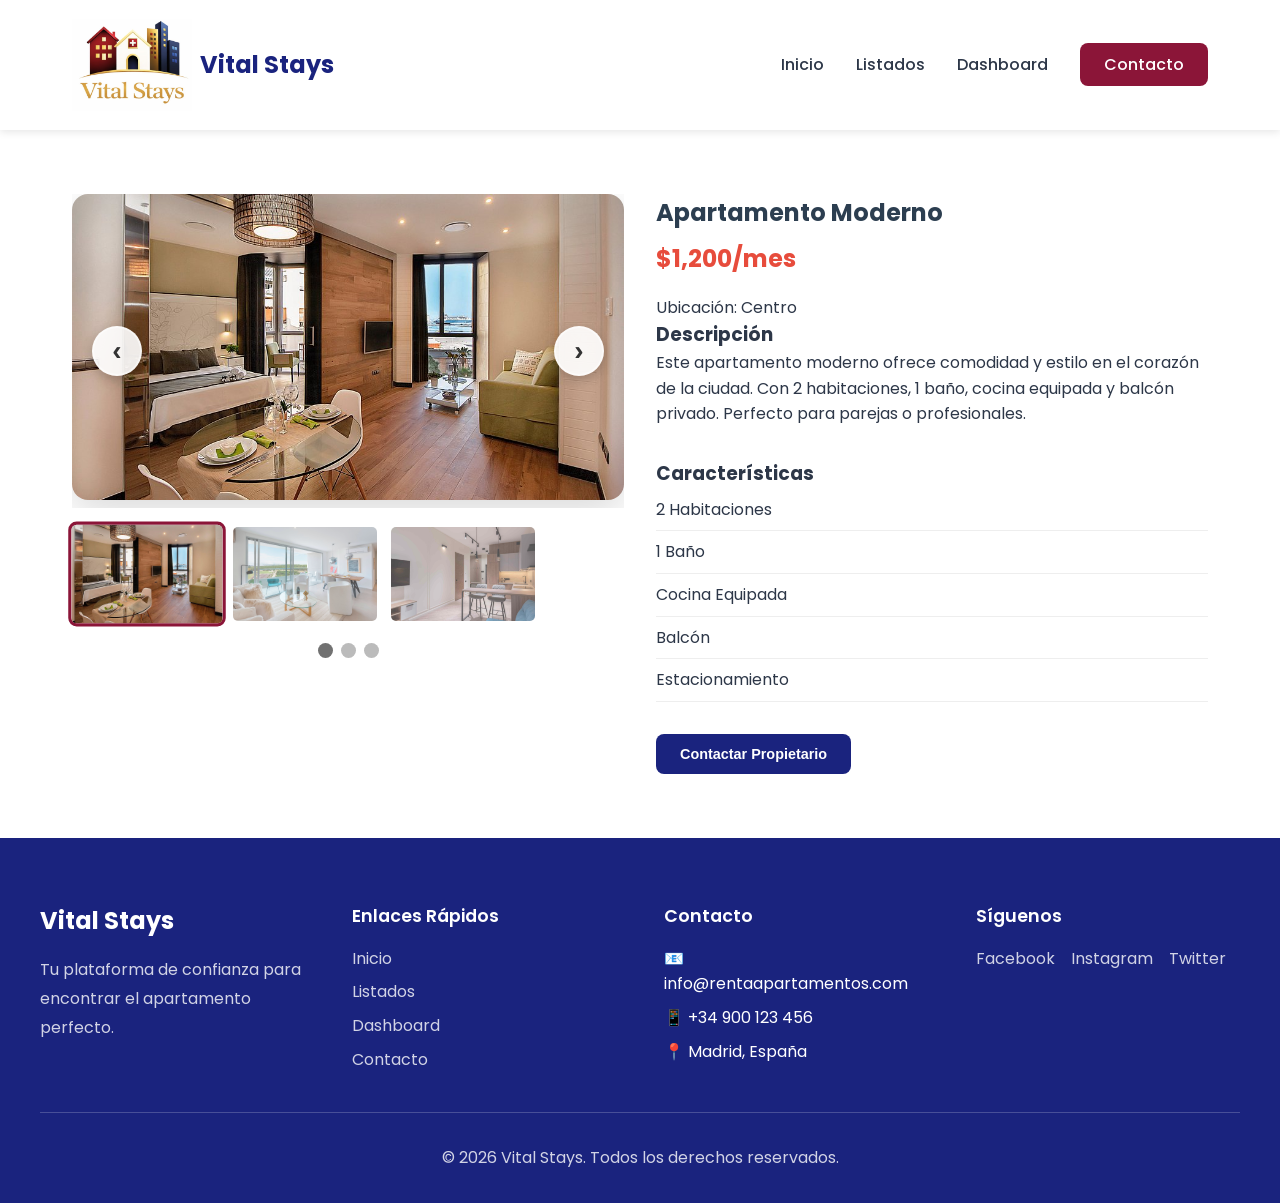
<file: apartment-detail.html>
<!DOCTYPE html>
<html lang="es">
<head>
    <meta charset="UTF-8">
    <meta name="viewport" content="width=device-width, initial-scale=1.0">
    <title>Detalles del Apartamento - Vital Stays</title>
    <link rel="preconnect" href="https://fonts.googleapis.com">
    <link rel="preconnect" href="https://fonts.gstatic.com" crossorigin>
    <link href="https://fonts.googleapis.com/css2?family=Poppins:wght@300;400;500;600;700&display=swap" rel="stylesheet">
    <link rel="stylesheet" href="styles.css">
</head>
<body>
    <header>
        <nav>
            <div class="logo">
                <img src="images/VitalStays.jpeg" alt="Vital Stays Logo" class="logo-img" onerror="this.style.display='none'; this.nextElementSibling.style.display='inline'">
                <svg class="logo-fallback" width="32" height="32" viewBox="0 0 32 32" fill="none" xmlns="http://www.w3.org/2000/svg" style="display:none;">
                    <path d="M16 2L4 10V28H12V20H20V28H28V10L16 2Z" fill="#1a237e"/>
                </svg>
                <span>Vital Stays</span>
            </div>
            <div class="nav-toggle" id="navToggle">
                <svg width="24" height="24" viewBox="0 0 24 24" fill="none" stroke="currentColor" stroke-width="2">
                    <line x1="3" y1="6" x2="21" y2="6"></line>
                    <line x1="3" y1="12" x2="21" y2="12"></line>
                    <line x1="3" y1="18" x2="21" y2="18"></line>
                </svg>
            </div>
            <ul id="navMenu">
                <li><a href="index.html">Inicio</a></li>
                <li><a href="listings.html">Listados</a></li>
                <li><a href="dashboard.html">Dashboard</a></li>
                <li><a href="contacto.html" class="btn-nav">Contacto</a></li>
            </ul>
        </nav>
    </header>

    <section class="apartment-detail">
        <div class="detail-container">
            <div class="detail-images">
                <div class="slideshow-container">
                    <img src="images/apartment1.jpg" alt="Apartamento Principal" id="main-image" onerror="this.src='https://images.unsplash.com/photo-1522708323590-d24dbb6b0267?w=600&h=400&fit=crop'">
                    <button class="prev" onclick="changeSlide(-1)"></button>
                    <button class="next" onclick="changeSlide(1)"></button>
                </div>
                <div class="thumbnail-images">
                    <img src="images/apartment1.jpg" alt="Imagen 1" onclick="currentSlide(1)" onerror="this.src='https://images.unsplash.com/photo-1522708323590-d24dbb6b0267?w=150&h=100&fit=crop'">
                    <img src="images/apartment2.jpg" alt="Imagen 2" onclick="currentSlide(2)" onerror="this.src='https://images.unsplash.com/photo-1502672260266-1c1ef2d93688?w=150&h=100&fit=crop'">
                    <img src="images/apartment3.jpg" alt="Imagen 3" onclick="currentSlide(3)" onerror="this.src='https://images.unsplash.com/photo-1560448204-e02f11c3d0e2?w=150&h=100&fit=crop'">
                </div>
                <div class="dots">
                    <span class="dot" onclick="currentSlide(1)"></span>
                    <span class="dot" onclick="currentSlide(2)"></span>
                    <span class="dot" onclick="currentSlide(3)"></span>
                </div>
            </div>
            <div class="detail-info">
                <h1 id="apartment-title">Apartamento Moderno</h1>
                <p class="price" id="apartment-price">$1,200/mes</p>
                <p class="location" id="apartment-location">Ubicación: Centro</p>
                <div class="description">
                    <h3>Descripción</h3>
                    <p id="apartment-description">Este apartamento moderno ofrece comodidad y estilo en el corazón de la ciudad. Con 2 habitaciones, 1 baño, cocina equipada y balcón privado. Perfecto para parejas o profesionales.</p>
                </div>
                <div class="features">
                    <h3>Características</h3>
                    <ul id="apartment-features">
                        <li>2 Habitaciones</li>
                        <li>1 Baño</li>
                        <li>Cocina Equipada</li>
                        <li>Balcón</li>
                        <li>Estacionamiento</li>
                    </ul>
                </div>
                <button class="btn" onclick="contactOwner()">Contactar Propietario</button>
            </div>
        </div>
    </section>

    <footer>
        <div class="footer-content">
            <div class="footer-section">
                <h3>Vital Stays</h3>
                <p>Tu plataforma de confianza para encontrar el apartamento perfecto.</p>
            </div>
            <div class="footer-section">
                <h4>Enlaces Rápidos</h4>
                <ul>
                    <li><a href="index.html">Inicio</a></li>
                    <li><a href="listings.html">Listados</a></li>
                    <li><a href="dashboard.html">Dashboard</a></li>
                    <li><a href="contacto.html">Contacto</a></li>
                </ul>
            </div>
            <div class="footer-section">
                <h4>Contacto</h4>
                <ul>
                    <li>📧 info@rentaapartamentos.com</li>
                    <li>📱 +34 900 123 456</li>
                    <li>📍 Madrid, España</li>
                </ul>
            </div>
            <div class="footer-section">
                <h4>Síguenos</h4>
                <div class="social-links">
                    <a href="#">Facebook</a>
                    <a href="#">Instagram</a>
                    <a href="#">Twitter</a>
                </div>
            </div>
        </div>
        <div class="footer-bottom">
            <p>&copy; 2026 Vital Stays. Todos los derechos reservados.</p>
        </div>
    </footer>

    <script src="script.js"></script>
</body>
</html>
</file>
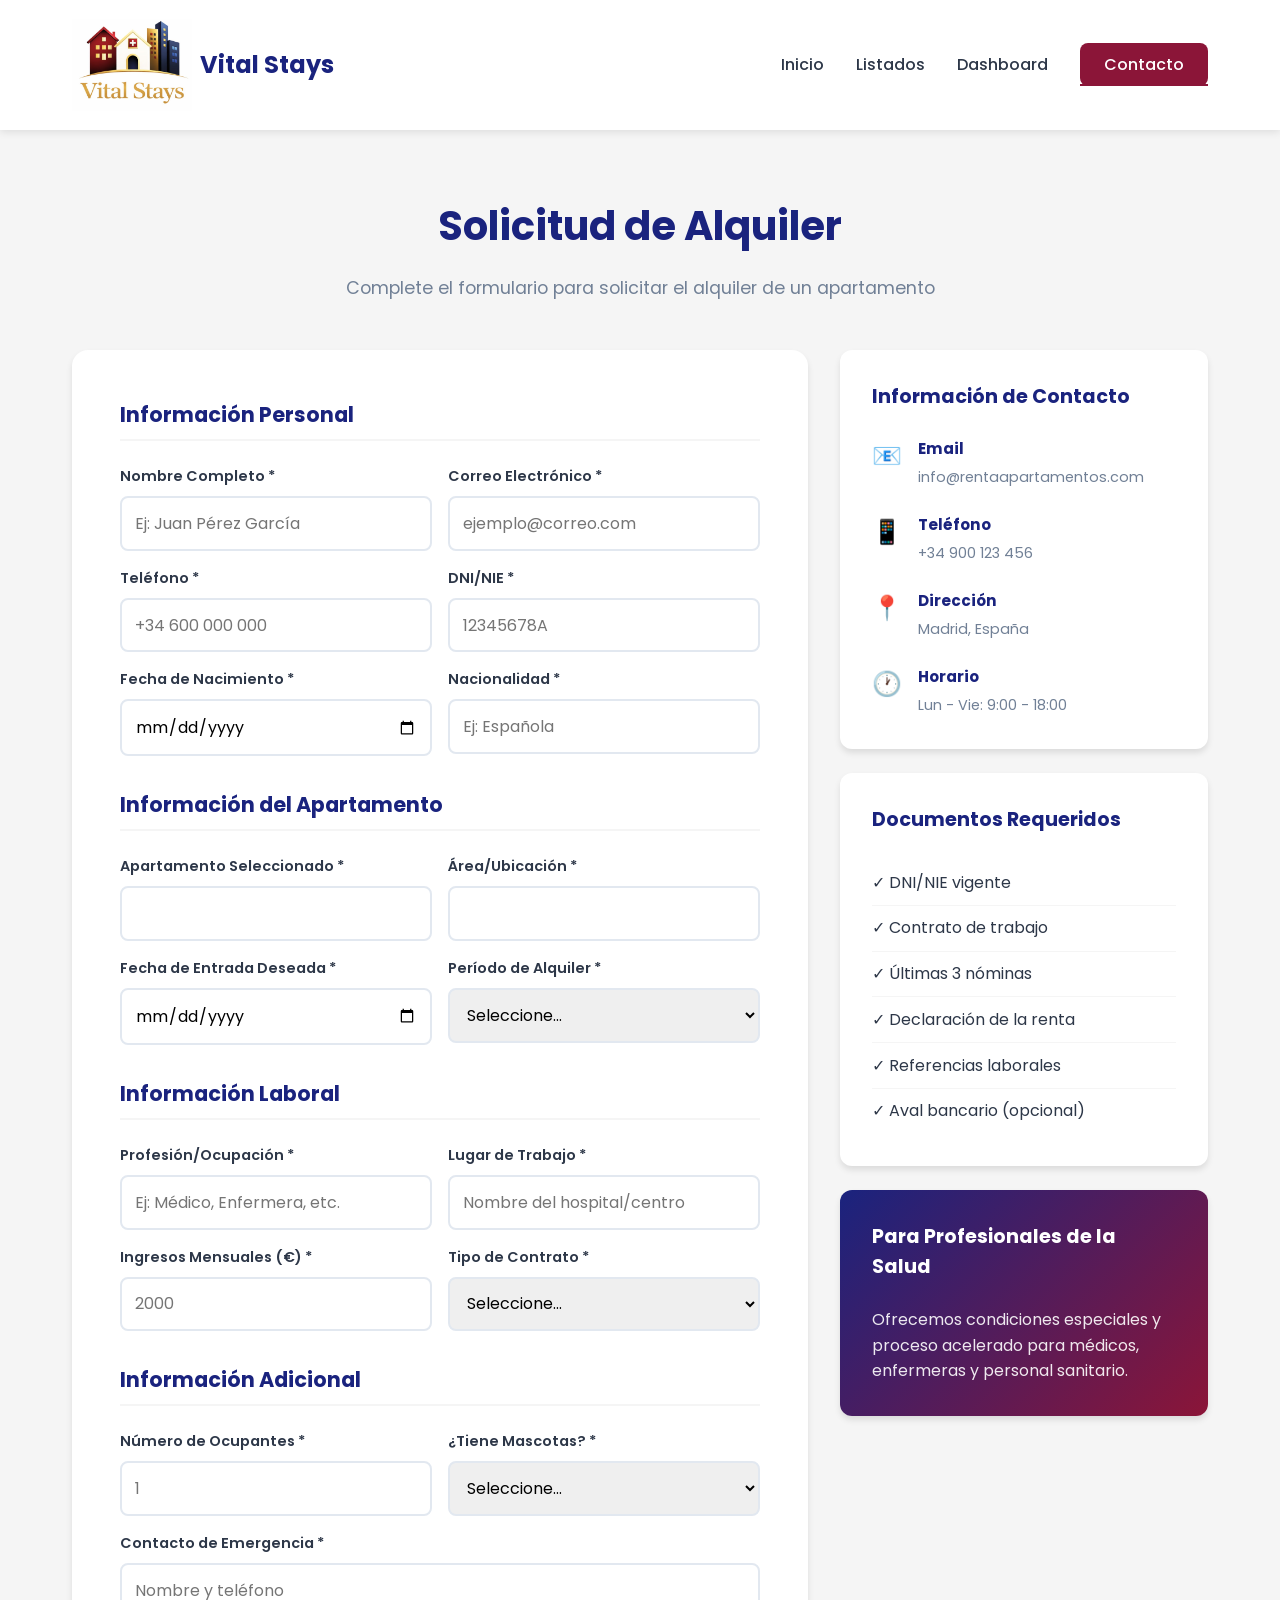
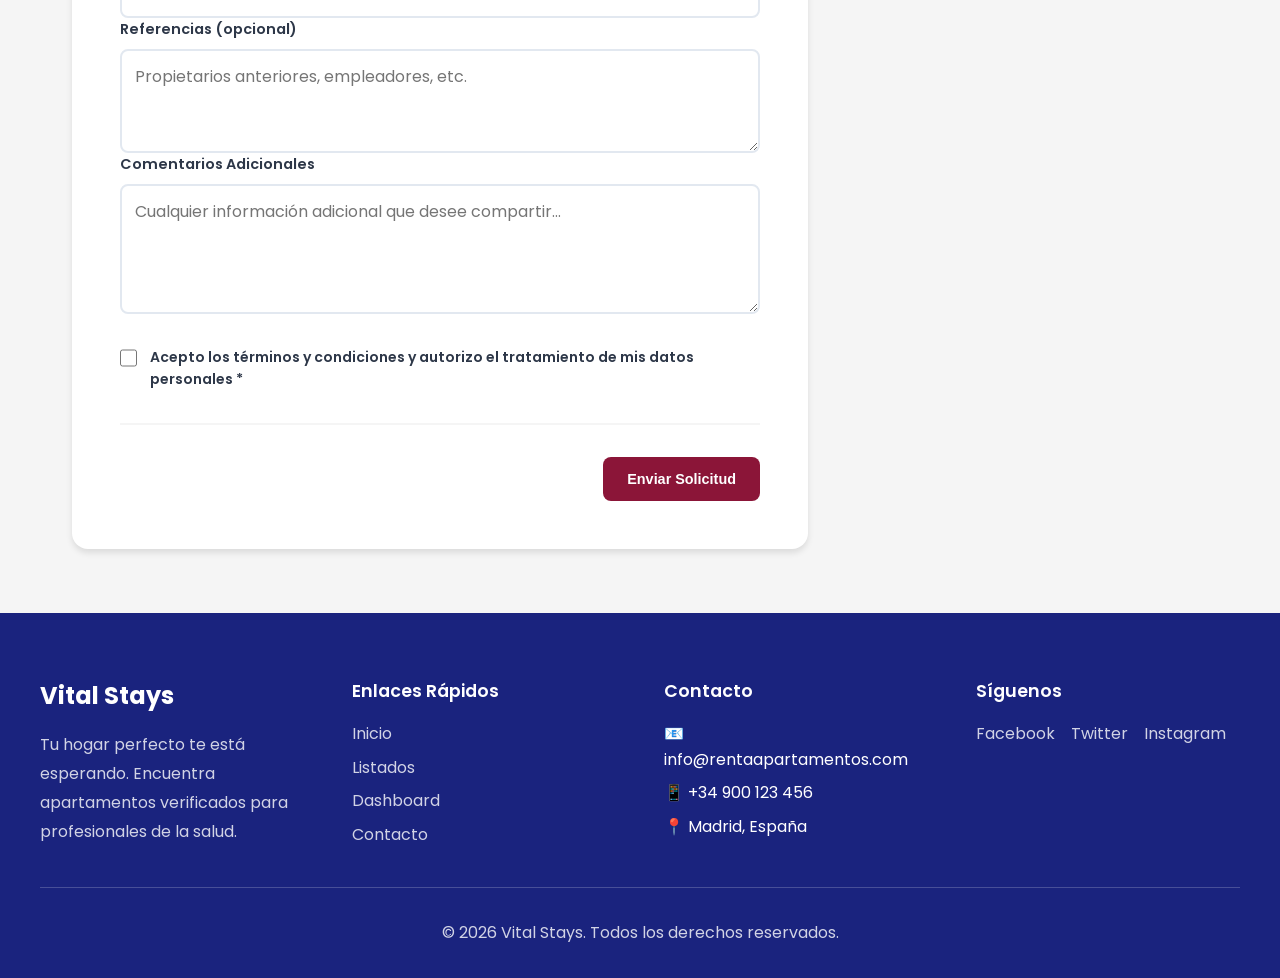
<file: contacto.html>
<!DOCTYPE html>
<html lang="es">
<head>
    <meta charset="UTF-8">
    <meta name="viewport" content="width=device-width, initial-scale=1.0">
    <title>Solicitud de Alquiler - Vital Stays</title>
    <link rel="stylesheet" href="styles.css">
    <link href="https://fonts.googleapis.com/css2?family=Poppins:wght@300;400;500;600;700&display=swap" rel="stylesheet">
</head>
<body>
    <header>
        <nav>
            <div class="logo">
                <img src="images/VitalStays.jpeg" alt="Vital Stays Logo" class="logo-img" onerror="this.style.display='none'; this.nextElementSibling.style.display='inline'">
                <svg class="logo-fallback" width="32" height="32" viewBox="0 0 32 32" fill="none" xmlns="http://www.w3.org/2000/svg" style="display:none;">
                    <path d="M16 2L4 10V28H12V20H20V28H28V10L16 2Z" fill="#1a237e"/>
                </svg>
                <span>Vital Stays</span>
            </div>
            <div class="nav-toggle" id="navToggle">
                <svg width="24" height="24" viewBox="0 0 24 24" fill="none" stroke="currentColor" stroke-width="2">
                    <line x1="3" y1="6" x2="21" y2="6"></line>
                    <line x1="3" y1="12" x2="21" y2="12"></line>
                    <line x1="3" y1="18" x2="21" y2="18"></line>
                </svg>
            </div>
            <ul id="navMenu">
                <li><a href="index.html">Inicio</a></li>
                <li><a href="listings.html">Listados</a></li>
                <li><a href="dashboard.html">Dashboard</a></li>
                <li><a href="contacto.html" class="btn-nav active">Contacto</a></li>
            </ul>
        </nav>
    </header>

    <section class="contact-section">
        <div class="container">
            <div class="contact-header">
                <h1>Solicitud de Alquiler</h1>
                <p>Complete el formulario para solicitar el alquiler de un apartamento</p>
            </div>

            <div class="contact-content">
                <div class="contact-form-container">
                    <form id="rentalForm" class="rental-form">
                        <h3>Información Personal</h3>
                        
                        <div class="form-row">
                            <div class="form-group">
                                <label for="fullName">Nombre Completo *</label>
                                <input type="text" id="fullName" name="fullName" required placeholder="Ej: Juan Pérez García">
                            </div>
                            <div class="form-group">
                                <label for="email">Correo Electrónico *</label>
                                <input type="email" id="email" name="email" required placeholder="ejemplo@correo.com">
                            </div>
                        </div>

                        <div class="form-row">
                            <div class="form-group">
                                <label for="phone">Teléfono *</label>
                                <input type="tel" id="phone" name="phone" required placeholder="+34 600 000 000">
                            </div>
                            <div class="form-group">
                                <label for="dni">DNI/NIE *</label>
                                <input type="text" id="dni" name="dni" required placeholder="12345678A">
                            </div>
                        </div>

                        <div class="form-row">
                            <div class="form-group">
                                <label for="birthDate">Fecha de Nacimiento *</label>
                                <input type="date" id="birthDate" name="birthDate" required>
                            </div>
                            <div class="form-group">
                                <label for="nationality">Nacionalidad *</label>
                                <input type="text" id="nationality" name="nationality" required placeholder="Ej: Española">
                            </div>
                        </div>

                        <h3>Información del Apartamento</h3>

                        <div class="form-row">
                            <div class="form-group">
                                <label for="apartmentName">Apartamento Seleccionado *</label>
                                <input type="text" id="apartmentName" name="apartmentName" readonly>
                            </div>
                            <div class="form-group">
                                <label for="apartmentArea">Área/Ubicación *</label>
                                <input type="text" id="apartmentArea" name="apartmentArea" readonly>
                            </div>
                        </div>

                        <div class="form-row">
                            <div class="form-group">
                                <label for="moveInDate">Fecha de Entrada Deseada *</label>
                                <input type="date" id="moveInDate" name="moveInDate" required>
                            </div>
                            <div class="form-group">
                                <label for="rentalPeriod">Período de Alquiler *</label>
                                <select id="rentalPeriod" name="rentalPeriod" required>
                                    <option value="">Seleccione...</option>
                                    <option value="3">3 meses</option>
                                    <option value="6">6 meses</option>
                                    <option value="12">12 meses</option>
                                    <option value="24">24 meses</option>
                                    <option value="indefinido">Indefinido</option>
                                </select>
                            </div>
                        </div>

                        <h3>Información Laboral</h3>

                        <div class="form-row">
                            <div class="form-group">
                                <label for="occupation">Profesión/Ocupación *</label>
                                <input type="text" id="occupation" name="occupation" required placeholder="Ej: Médico, Enfermera, etc.">
                            </div>
                            <div class="form-group">
                                <label for="workplace">Lugar de Trabajo *</label>
                                <input type="text" id="workplace" name="workplace" required placeholder="Nombre del hospital/centro">
                            </div>
                        </div>

                        <div class="form-row">
                            <div class="form-group">
                                <label for="monthlyIncome">Ingresos Mensuales (€) *</label>
                                <input type="number" id="monthlyIncome" name="monthlyIncome" required placeholder="2000">
                            </div>
                            <div class="form-group">
                                <label for="employmentType">Tipo de Contrato *</label>
                                <select id="employmentType" name="employmentType" required>
                                    <option value="">Seleccione...</option>
                                    <option value="indefinido">Indefinido</option>
                                    <option value="temporal">Temporal</option>
                                    <option value="autonomo">Autónomo</option>
                                    <option value="practicas">Prácticas</option>
                                </select>
                            </div>
                        </div>

                        <h3>Información Adicional</h3>

                        <div class="form-row">
                            <div class="form-group">
                                <label for="numOccupants">Número de Ocupantes *</label>
                                <input type="number" id="numOccupants" name="numOccupants" min="1" required placeholder="1">
                            </div>
                            <div class="form-group">
                                <label for="hasPets">¿Tiene Mascotas? *</label>
                                <select id="hasPets" name="hasPets" required>
                                    <option value="">Seleccione...</option>
                                    <option value="no">No</option>
                                    <option value="si">Sí</option>
                                </select>
                            </div>
                        </div>

                        <div class="form-group" id="petsDetailsGroup" style="display: none;">
                            <label for="petsDetails">Detalles de las Mascotas</label>
                            <textarea id="petsDetails" name="petsDetails" rows="2" placeholder="Tipo, raza, tamaño..."></textarea>
                        </div>

                        <div class="form-group">
                            <label for="emergencyContact">Contacto de Emergencia *</label>
                            <input type="text" id="emergencyContact" name="emergencyContact" required placeholder="Nombre y teléfono">
                        </div>

                        <div class="form-group">
                            <label for="references">Referencias (opcional)</label>
                            <textarea id="references" name="references" rows="3" placeholder="Propietarios anteriores, empleadores, etc."></textarea>
                        </div>

                        <div class="form-group">
                            <label for="additionalComments">Comentarios Adicionales</label>
                            <textarea id="additionalComments" name="additionalComments" rows="4" placeholder="Cualquier información adicional que desee compartir..."></textarea>
                        </div>

                        <div class="form-group checkbox-group">
                            <label class="checkbox-label">
                                <input type="checkbox" id="termsAccepted" name="termsAccepted" required>
                                <span>Acepto los términos y condiciones y autorizo el tratamiento de mis datos personales *</span>
                            </label>
                        </div>

                        <div class="form-actions">
                            <button type="button" class="btn btn-secondary" onclick="window.history.back()">Cancelar</button>
                            <button type="submit" class="btn btn-primary">Enviar Solicitud</button>
                        </div>
                    </form>

                    <div id="successMessage" class="success-message" style="display: none;">
                        <div class="success-icon">✓</div>
                        <h2>¡Solicitud Enviada!</h2>
                        <p>Hemos recibido su solicitud de alquiler. Nos pondremos en contacto con usted en las próximas 24-48 horas.</p>
                        <button class="btn btn-primary" onclick="window.location.href='index.html'">Volver al Inicio</button>
                    </div>
                </div>

                <div class="contact-info-sidebar">
                    <div class="info-card">
                        <h3>Información de Contacto</h3>
                        <div class="info-item">
                            <span class="info-icon">📧</span>
                            <div>
                                <strong>Email</strong>
                                <p>info@rentaapartamentos.com</p>
                            </div>
                        </div>
                        <div class="info-item">
                            <span class="info-icon">📱</span>
                            <div>
                                <strong>Teléfono</strong>
                                <p>+34 900 123 456</p>
                            </div>
                        </div>
                        <div class="info-item">
                            <span class="info-icon">📍</span>
                            <div>
                                <strong>Dirección</strong>
                                <p>Madrid, España</p>
                            </div>
                        </div>
                        <div class="info-item">
                            <span class="info-icon">🕐</span>
                            <div>
                                <strong>Horario</strong>
                                <p>Lun - Vie: 9:00 - 18:00</p>
                            </div>
                        </div>
                    </div>

                    <div class="info-card">
                        <h3>Documentos Requeridos</h3>
                        <ul class="documents-list">
                            <li>✓ DNI/NIE vigente</li>
                            <li>✓ Contrato de trabajo</li>
                            <li>✓ Últimas 3 nóminas</li>
                            <li>✓ Declaración de la renta</li>
                            <li>✓ Referencias laborales</li>
                            <li>✓ Aval bancario (opcional)</li>
                        </ul>
                    </div>

                    <div class="info-card highlight-card">
                        <h3>Para Profesionales de la Salud</h3>
                        <p>Ofrecemos condiciones especiales y proceso acelerado para médicos, enfermeras y personal sanitario.</p>
                    </div>
                </div>
            </div>
        </div>
    </section>

    <footer>
        <div class="footer-content">
            <div class="footer-section">
                <h3>Vital Stays</h3>
                <p>Tu hogar perfecto te está esperando. Encuentra apartamentos verificados para profesionales de la salud.</p>
            </div>
            <div class="footer-section">
                <h4>Enlaces Rápidos</h4>
                <ul>
                    <li><a href="index.html">Inicio</a></li>
                    <li><a href="listings.html">Listados</a></li>
                    <li><a href="dashboard.html">Dashboard</a></li>
                    <li><a href="contacto.html">Contacto</a></li>
                </ul>
            </div>
            <div class="footer-section">
                <h4>Contacto</h4>
                <ul>
                    <li>📧 info@rentaapartamentos.com</li>
                    <li>📱 +34 900 123 456</li>
                    <li>📍 Madrid, España</li>
                </ul>
            </div>
            <div class="footer-section">
                <h4>Síguenos</h4>
                <div class="social-links">
                    <a href="#">Facebook</a>
                    <a href="#">Twitter</a>
                    <a href="#">Instagram</a>
                </div>
            </div>
        </div>
        <div class="footer-bottom">
            <p>&copy; 2026 Vital Stays. Todos los derechos reservados.</p>
        </div>
    </footer>

    <script src="script.js"></script>
    <script src="contacto.js"></script>
</body>
</html>
</file>
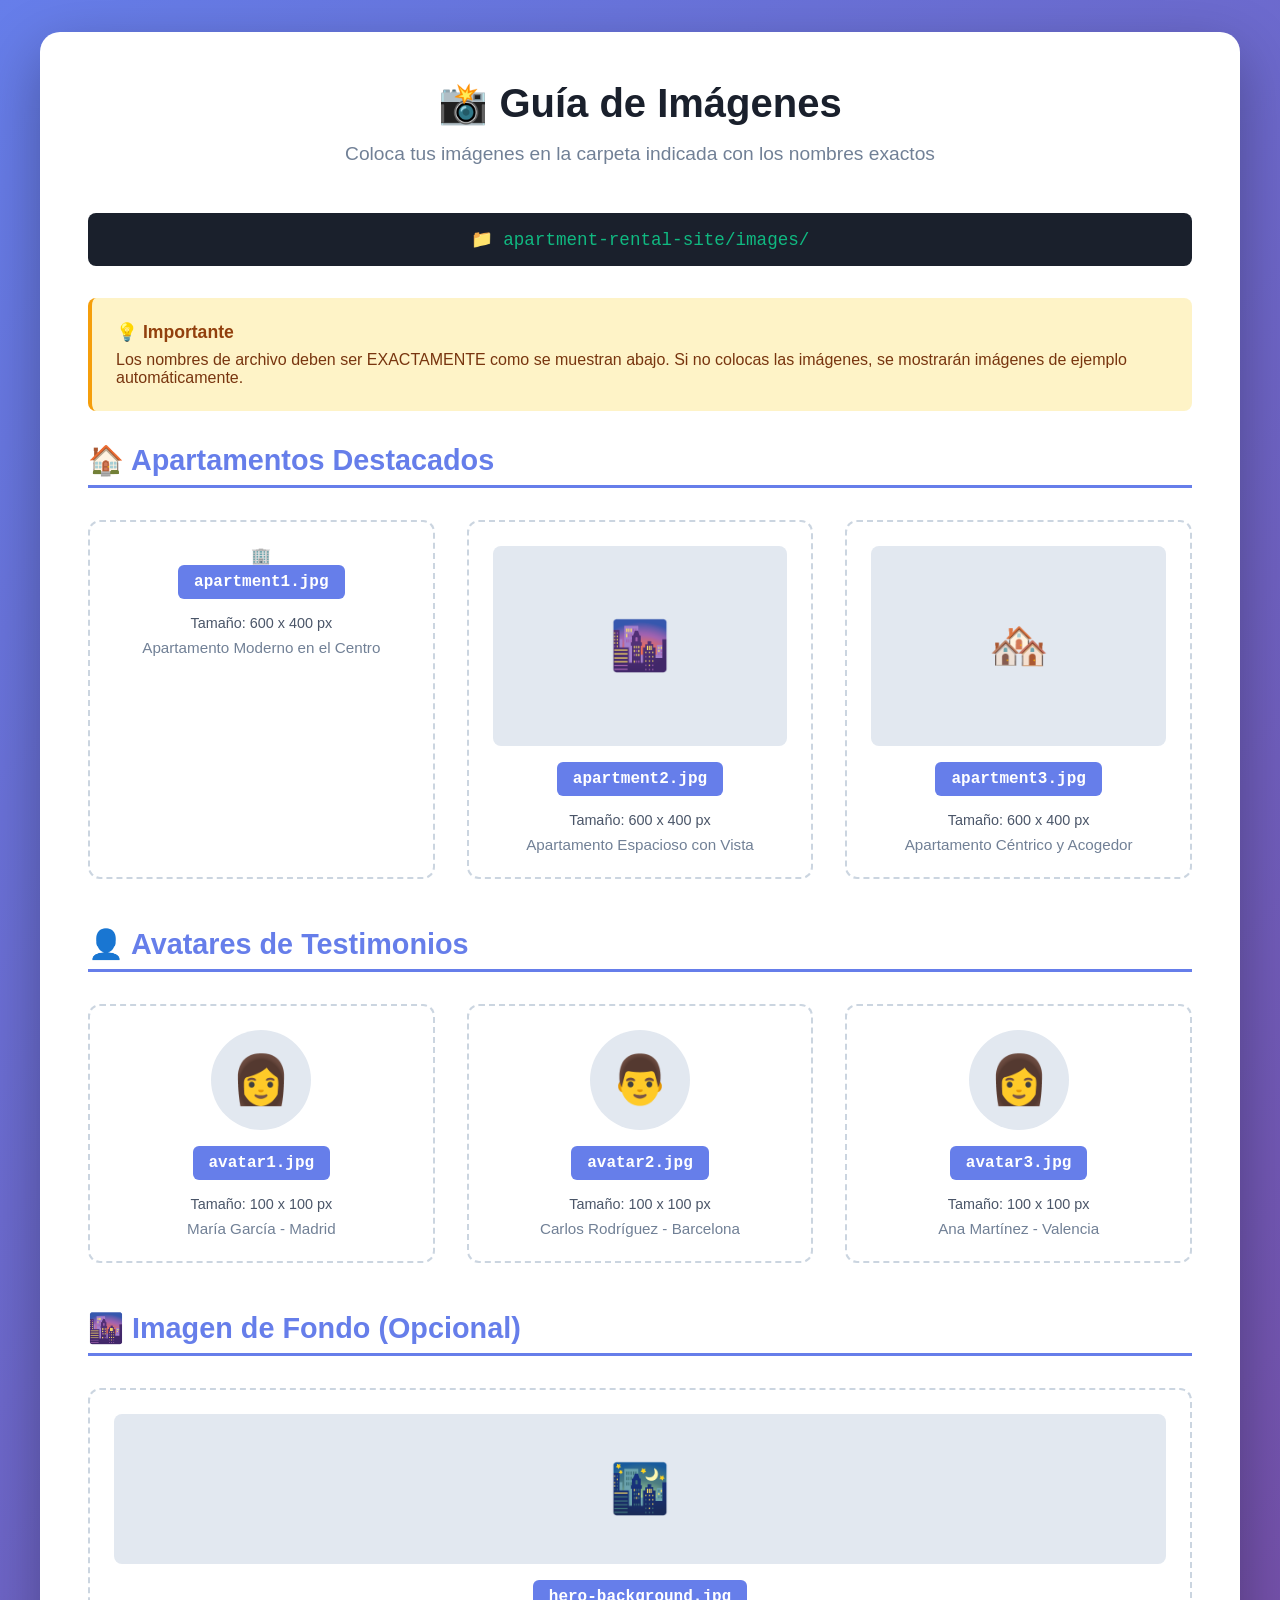
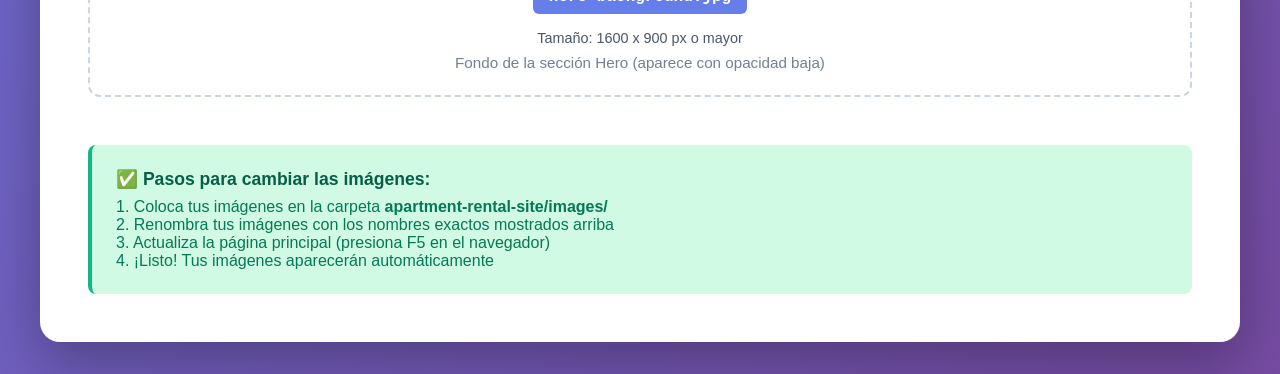
<file: guia-imagenes.html>
<!DOCTYPE html>
<html lang="es">
<head>
    <meta charset="UTF-8">
    <meta name="viewport" content="width=device-width, initial-scale=1.0">
    <title>Guía de Imágenes - Vital Stays</title>
    <style>
        * {
            margin: 0;
            padding: 0;
            box-sizing: border-box;
        }
        body {
            font-family: 'Segoe UI', Tahoma, Geneva, Verdana, sans-serif;
            background: linear-gradient(135deg, #667eea 0%, #764ba2 100%);
            padding: 2rem;
            min-height: 100vh;
        }
        .container {
            max-width: 1200px;
            margin: 0 auto;
            background: white;
            border-radius: 20px;
            padding: 3rem;
            box-shadow: 0 20px 60px rgba(0,0,0,0.3);
        }
        h1 {
            color: #1a202c;
            text-align: center;
            margin-bottom: 1rem;
            font-size: 2.5rem;
        }
        .subtitle {
            text-align: center;
            color: #718096;
            margin-bottom: 3rem;
            font-size: 1.2rem;
        }
        .section {
            margin-bottom: 3rem;
        }
        .section-title {
            color: #667eea;
            font-size: 1.8rem;
            margin-bottom: 1.5rem;
            padding-bottom: 0.5rem;
            border-bottom: 3px solid #667eea;
        }
        .grid {
            display: grid;
            grid-template-columns: repeat(auto-fit, minmax(300px, 1fr));
            gap: 2rem;
            margin-top: 2rem;
        }
        .image-card {
            border: 2px dashed #cbd5e0;
            border-radius: 12px;
            padding: 1.5rem;
            text-align: center;
            transition: all 0.3s;
        }
        .image-card:hover {
            border-color: #667eea;
            background-color: #f7fafc;
            transform: translateY(-5px);
        }
        .image-placeholder {
            background: #e2e8f0;
            border-radius: 8px;
            display: flex;
            align-items: center;
            justify-content: center;
            color: #718096;
            font-size: 3rem;
            margin-bottom: 1rem;
        }
        .apartment-placeholder {
            height: 200px;
        }
        .avatar-placeholder {
            height: 100px;
            width: 100px;
            margin: 0 auto 1rem;
            border-radius: 50%;
        }
        .hero-placeholder {
            height: 150px;
        }
        .filename {
            background: #667eea;
            color: white;
            padding: 0.5rem 1rem;
            border-radius: 6px;
            font-family: 'Courier New', monospace;
            font-weight: bold;
            margin-bottom: 0.5rem;
            display: inline-block;
        }
        .size {
            color: #4a5568;
            font-size: 0.9rem;
            margin-top: 0.5rem;
        }
        .description {
            color: #718096;
            margin-top: 0.5rem;
            font-size: 0.95rem;
        }
        .alert {
            background: #fef3c7;
            border-left: 4px solid #f59e0b;
            padding: 1.5rem;
            border-radius: 8px;
            margin-bottom: 2rem;
        }
        .alert-title {
            color: #92400e;
            font-weight: bold;
            margin-bottom: 0.5rem;
            font-size: 1.1rem;
        }
        .alert-text {
            color: #78350f;
        }
        .success {
            background: #d1fae5;
            border-left: 4px solid #10b981;
            padding: 1.5rem;
            border-radius: 8px;
            margin-top: 2rem;
        }
        .success-title {
            color: #065f46;
            font-weight: bold;
            margin-bottom: 0.5rem;
            font-size: 1.1rem;
        }
        .success-text {
            color: #047857;
        }
        .folder-path {
            background: #1a202c;
            color: #10b981;
            padding: 1rem;
            border-radius: 8px;
            font-family: 'Courier New', monospace;
            text-align: center;
            margin: 2rem 0;
            font-size: 1.1rem;
        }
    </style>
</head>
<body>
    <div class="container">
        <h1>📸 Guía de Imágenes</h1>
        <p class="subtitle">Coloca tus imágenes en la carpeta indicada con los nombres exactos</p>
        
        <div class="folder-path">
            📁 apartment-rental-site/images/
        </div>

        <div class="alert">
            <div class="alert-title">💡 Importante</div>
            <div class="alert-text">
                Los nombres de archivo deben ser EXACTAMENTE como se muestran abajo. 
                Si no colocas las imágenes, se mostrarán imágenes de ejemplo automáticamente.
            </div>
        </div>

        <!-- Apartamentos -->
        <div class="section">
            <h2 class="section-title">🏠 Apartamentos Destacados</h2>
            <div class="grid">
                <div class="image-card">
                    <div class="Brenda/apartments-rental-site/galeria/image1.jpg">🏢</div>
                    <div class="filename">apartment1.jpg</div>
                    <div class="size">Tamaño: 600 x 400 px</div>
                    <div class="description">Apartamento Moderno en el Centro</div>
                </div>
                <div class="image-card">
                    <div class="image-placeholder apartment-placeholder">🌆</div>
                    <div class="filename">apartment2.jpg</div>
                    <div class="size">Tamaño: 600 x 400 px</div>
                    <div class="description">Apartamento Espacioso con Vista</div>
                </div>
                <div class="image-card">
                    <div class="image-placeholder apartment-placeholder">🏘️</div>
                    <div class="filename">apartment3.jpg</div>
                    <div class="size">Tamaño: 600 x 400 px</div>
                    <div class="description">Apartamento Céntrico y Acogedor</div>
                </div>
            </div>
        </div>

        <!-- Avatares -->
        <div class="section">
            <h2 class="section-title">👤 Avatares de Testimonios</h2>
            <div class="grid">
                <div class="image-card">
                    <div class="image-placeholder avatar-placeholder">👩</div>
                    <div class="filename">avatar1.jpg</div>
                    <div class="size">Tamaño: 100 x 100 px</div>
                    <div class="description">María García - Madrid</div>
                </div>
                <div class="image-card">
                    <div class="image-placeholder avatar-placeholder">👨</div>
                    <div class="filename">avatar2.jpg</div>
                    <div class="size">Tamaño: 100 x 100 px</div>
                    <div class="description">Carlos Rodríguez - Barcelona</div>
                </div>
                <div class="image-card">
                    <div class="image-placeholder avatar-placeholder">👩</div>
                    <div class="filename">avatar3.jpg</div>
                    <div class="size">Tamaño: 100 x 100 px</div>
                    <div class="description">Ana Martínez - Valencia</div>
                </div>
            </div>
        </div>

        <!-- Hero Background -->
        <div class="section">
            <h2 class="section-title">🌆 Imagen de Fondo (Opcional)</h2>
            <div class="grid">
                <div class="image-card">
                    <div class="image-placeholder hero-placeholder">🌃</div>
                    <div class="filename">hero-background.jpg</div>
                    <div class="size">Tamaño: 1600 x 900 px o mayor</div>
                    <div class="description">Fondo de la sección Hero (aparece con opacidad baja)</div>
                </div>
            </div>
        </div>

        <div class="success">
            <div class="success-title">✅ Pasos para cambiar las imágenes:</div>
            <div class="success-text">
                1. Coloca tus imágenes en la carpeta <strong>apartment-rental-site/images/</strong><br>
                2. Renombra tus imágenes con los nombres exactos mostrados arriba<br>
                3. Actualiza la página principal (presiona F5 en el navegador)<br>
                4. ¡Listo! Tus imágenes aparecerán automáticamente
            </div>
        </div>
    </div>
</body>
</html>
</file>
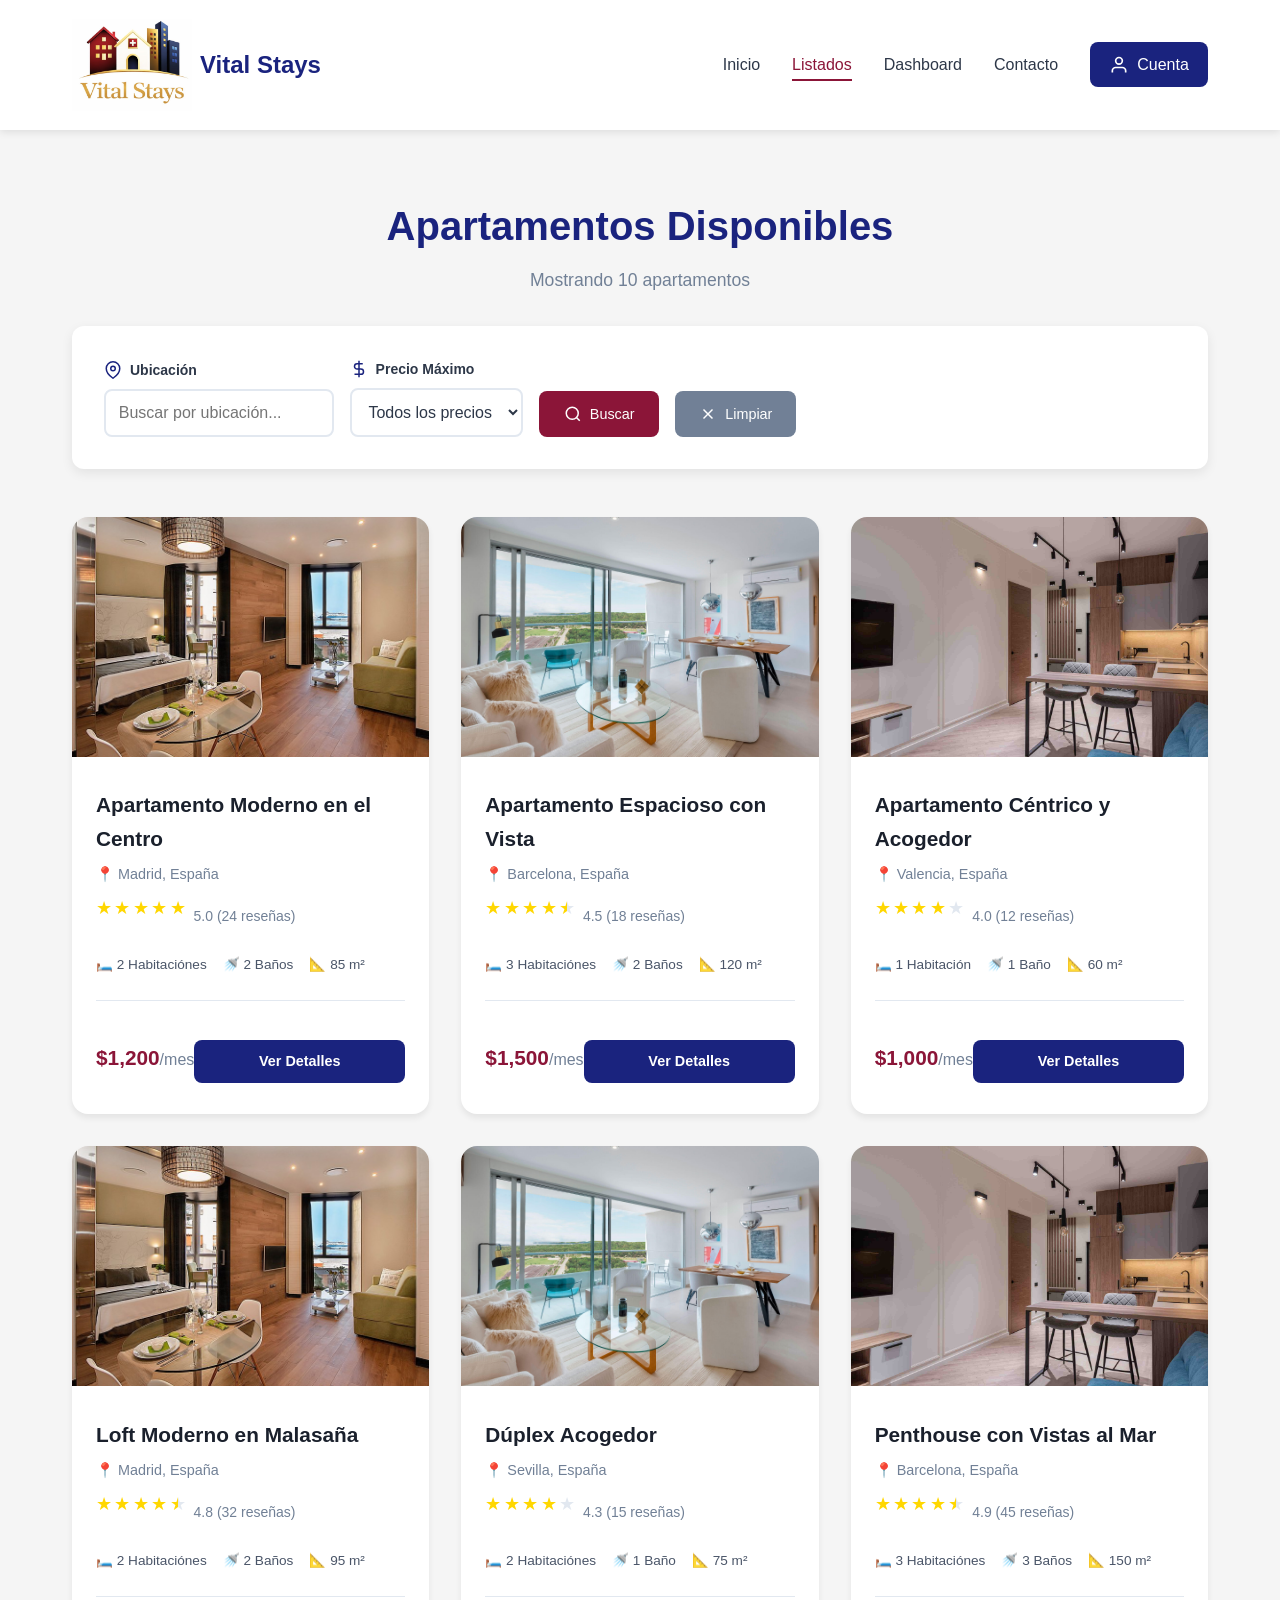
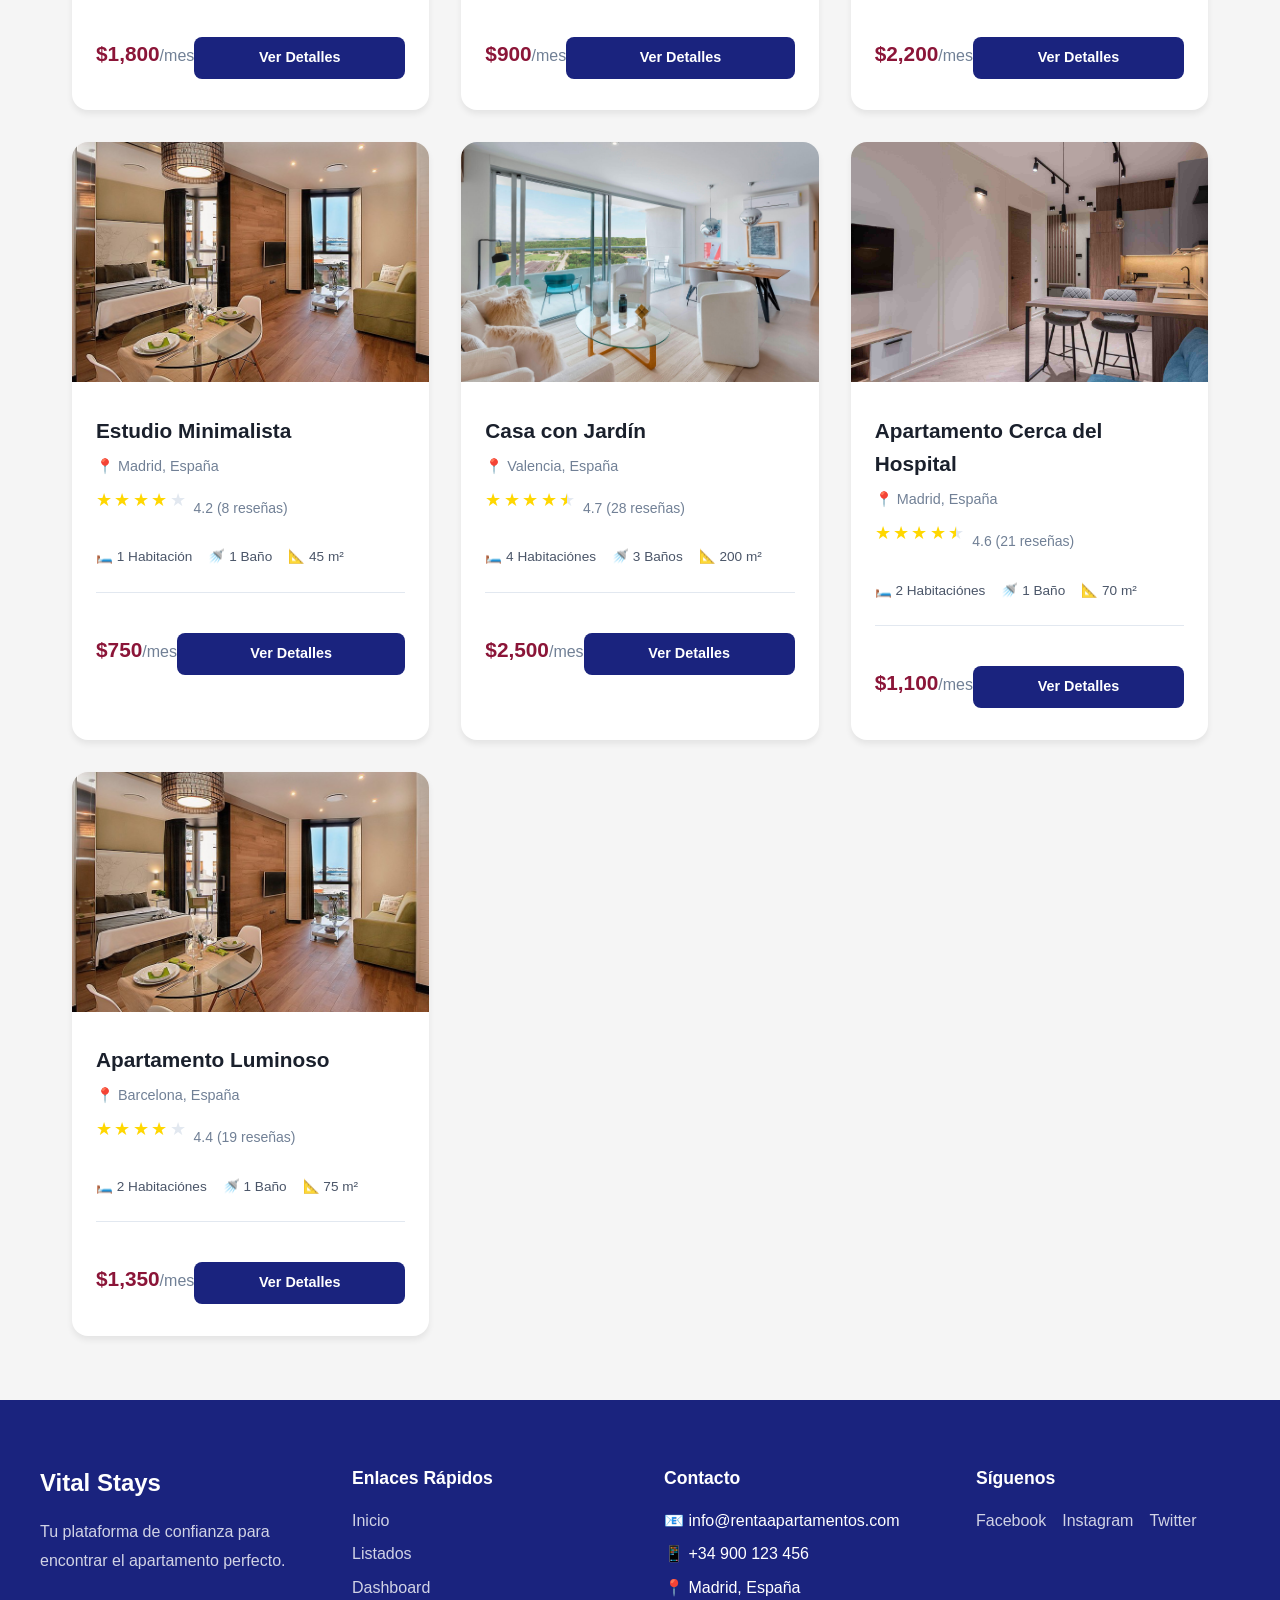
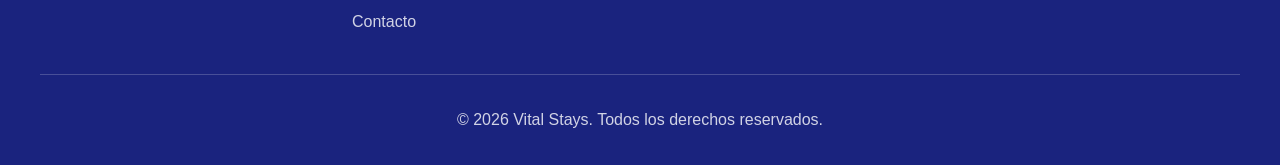
<file: listings.html>
<!DOCTYPE html>
<html lang="es">
<head>
    <meta charset="UTF-8">
    <meta name="viewport" content="width=device-width, initial-scale=1.0">
    <title>Listados - Vital Stays</title>
    <link rel="stylesheet" href="styles.css">
</head>
<body>
    <header>
        <nav>
            <div class="logo">
                <img src="images/VitalStays.jpeg" alt="Vital Stays Logo" class="logo-img" onerror="this.style.display='none'; this.nextElementSibling.style.display='inline'">
                <svg class="logo-fallback" width="40" height="40" viewBox="0 0 100 100" xmlns="http://www.w3.org/2000/svg" style="display:none;">
                    <path d="M50 10 L90 35 L90 85 L10 85 L10 35 Z" fill="none" stroke="currentColor" stroke-width="4"/>
                    <rect x="40" y="55" width="20" height="30" fill="currentColor"/>
                    <rect x="25" y="45" width="15" height="15" fill="currentColor"/>
                    <rect x="60" y="45" width="15" height="15" fill="currentColor"/>
                </svg>
                <span>Vital Stays</span>
            </div>
            <div class="nav-toggle" id="navToggle">
                <svg width="24" height="24" viewBox="0 0 24 24" fill="none" stroke="currentColor" stroke-width="2">
                    <line x1="3" y1="6" x2="21" y2="6"></line>
                    <line x1="3" y1="12" x2="21" y2="12"></line>
                    <line x1="3" y1="18" x2="21" y2="18"></line>
                </svg>
            </div>
            <ul id="navMenu">
                <li><a href="index.html">Inicio</a></li>
                <li><a href="listings.html" class="active">Listados</a></li>
                <li><a href="dashboard.html">Dashboard</a></li>
                <li><a href="contacto.html">Contacto</a></li>
                <li><a href="#" class="user-menu-btn" id="userMenuBtn">
                    <svg width="20" height="20" viewBox="0 0 24 24" fill="none" stroke="currentColor" stroke-width="2">
                        <path d="M20 21v-2a4 4 0 0 0-4-4H8a4 4 0 0 0-4 4v2"></path>
                        <circle cx="12" cy="7" r="4"></circle>
                    </svg>
                    <span>Cuenta</span>
                </a></li>
            </ul>
        </nav>
    </header>

    <section class="listings-section">
        <div class="container">
            <h1 class="section-title">Apartamentos Disponibles</h1>
            <p class="section-subtitle" id="results-count">Mostrando todos los apartamentos</p>

            <div class="filters-container">
                <div class="filter-row">
                    <div class="filter-group">
                        <label for="search">
                            <svg width="18" height="18" viewBox="0 0 24 24" fill="none" stroke="currentColor" stroke-width="2">
                                <path d="M21 10c0 7-9 13-9 13s-9-6-9-13a9 9 0 0 1 18 0z"></path>
                                <circle cx="12" cy="10" r="3"></circle>
                            </svg>
                            Ubicación
                        </label>
                        <input type="text" id="search" placeholder="Buscar por ubicación...">
                    </div>

                    <div class="filter-group">
                        <label for="price-filter">
                            <svg width="18" height="18" viewBox="0 0 24 24" fill="none" stroke="currentColor" stroke-width="2">
                                <line x1="12" y1="1" x2="12" y2="23"></line>
                                <path d="M17 5H9.5a3.5 3.5 0 0 0 0 7h5a3.5 3.5 0 0 1 0 7H6"></path>
                            </svg>
                            Precio Máximo
                        </label>
                        <select id="price-filter">
                            <option value="">Todos los precios</option>
                            <option value="500">Hasta $500</option>
                            <option value="800">Hasta $800</option>
                            <option value="1000">Hasta $1,000</option>
                            <option value="1200">Hasta $1,200</option>
                            <option value="1500">Hasta $1,500</option>
                            <option value="2000">Hasta $2,000</option>
                            <option value="3000">Hasta $3,000</option>
                        </select>
                    </div>

                    <button id="search-btn" class="btn" onclick="applyFilters()">
                        <svg width="18" height="18" viewBox="0 0 24 24" fill="none" stroke="currentColor" stroke-width="2">
                            <circle cx="11" cy="11" r="8"></circle>
                            <path d="m21 21-4.35-4.35"></path>
                        </svg>
                        Buscar
                    </button>

                    <button id="clear-filters" class="btn btn-secondary">
                        <svg width="18" height="18" viewBox="0 0 24 24" fill="none" stroke="currentColor" stroke-width="2">
                            <line x1="18" y1="6" x2="6" y2="18"></line>
                            <line x1="6" y1="6" x2="18" y2="18"></line>
                        </svg>
                        Limpiar
                    </button>
                </div>
            </div>

            <div class="apartments-grid" id="apartments-list"></div>

            <div id="no-results" class="no-results" style="display: none;">
                <svg width="80" height="80" viewBox="0 0 24 24" fill="none" stroke="currentColor" stroke-width="1.5">
                    <circle cx="11" cy="11" r="8"></circle>
                    <path d="m21 21-4.35-4.35"></path>
                </svg>
                <h3>No se encontraron apartamentos</h3>
                <p>Intenta ajustar tus filtros de búsqueda</p>
                <button onclick="clearAllFilters()" class="btn btn-primary">Limpiar Filtros</button>
            </div>
        </div>
    </section>

    <footer>
        <div class="footer-content">
            <div class="footer-section">
                <h3>Vital Stays</h3>
                <p>Tu plataforma de confianza para encontrar el apartamento perfecto.</p>
            </div>
            <div class="footer-section">
                <h4>Enlaces Rápidos</h4>
                <ul>
                    <li><a href="index.html">Inicio</a></li>
                    <li><a href="listings.html">Listados</a></li>
                    <li><a href="dashboard.html">Dashboard</a></li>
                    <li><a href="contacto.html">Contacto</a></li>
                </ul>
            </div>
            <div class="footer-section">
                <h4>Contacto</h4>
                <ul>
                    <li>📧 info@rentaapartamentos.com</li>
                    <li>📱 +34 900 123 456</li>
                    <li>📍 Madrid, España</li>
                </ul>
            </div>
            <div class="footer-section">
                <h4>Síguenos</h4>
                <div class="social-links">
                    <a href="#">Facebook</a>
                    <a href="#">Instagram</a>
                    <a href="#">Twitter</a>
                </div>
            </div>
        </div>
        <div class="footer-bottom">
            <p>&copy; 2026 Vital Stays. Todos los derechos reservados.</p>
        </div>
    </footer>

    <!-- Login/Register Modal -->
    <div id="authModal" class="modal" style="display: none;">
        <div class="modal-content auth-modal-content">
            <span class="close-modal" onclick="closeAuthModal()">&times;</span>

            <!-- Login Form -->
            <div id="loginForm" class="auth-form">
                <h2>Iniciar Sesión</h2>
                <p class="auth-subtitle">Accede a tu cuenta para continuar</p>

                <div class="social-login-buttons">
                    <button class="social-btn google-btn" onclick="loginWithGoogle()">
                        <svg width="20" height="20" viewBox="0 0 24 24">
                            <path fill="#4285F4" d="M22.56 12.25c0-.78-.07-1.53-.2-2.25H12v4.26h5.92c-.26 1.37-1.04 2.53-2.21 3.31v2.77h3.57c2.08-1.92 3.28-4.74 3.28-8.09z"/>
                            <path fill="#34A853" d="M12 23c2.97 0 5.46-.98 7.28-2.66l-3.57-2.77c-.98.66-2.23 1.06-3.71 1.06-2.86 0-5.29-1.93-6.16-4.53H2.18v2.84C3.99 20.53 7.7 23 12 23z"/>
                            <path fill="#FBBC05" d="M5.84 14.09c-.22-.66-.35-1.36-.35-2.09s.13-1.43.35-2.09V7.07H2.18C1.43 8.55 1 10.22 1 12s.43 3.45 1.18 4.93l2.85-2.22.81-.62z"/>
                            <path fill="#EA4335" d="M12 5.38c1.62 0 3.06.56 4.21 1.64l3.15-3.15C17.45 2.09 14.97 1 12 1 7.7 1 3.99 3.47 2.18 7.07l3.66 2.84c.87-2.6 3.3-4.53 6.16-4.53z"/>
                        </svg>
                        Continuar con Google
                    </button>
                    <button class="social-btn facebook-btn" onclick="loginWithFacebook()">
                        <svg width="20" height="20" viewBox="0 0 24 24" fill="#1877F2">
                            <path d="M24 12.073c0-6.627-5.373-12-12-12s-12 5.373-12 12c0 5.99 4.388 10.954 10.125 11.854v-8.385H7.078v-3.47h3.047V9.43c0-3.007 1.792-4.669 4.533-4.669 1.312 0 2.686.235 2.686.235v2.953H15.83c-1.491 0-1.956.925-1.956 1.874v2.25h3.328l-.532 3.47h-2.796v8.385C19.612 23.027 24 18.062 24 12.073z"/>
                        </svg>
                        Continuar con Facebook
                    </button>
                    <button class="social-btn apple-btn" onclick="loginWithApple()">
                        <svg width="20" height="20" viewBox="0 0 24 24" fill="currentColor">
                            <path d="M17.05 20.28c-.98.95-2.05.8-3.08.35-1.09-.46-2.09-.48-3.24 0-1.44.62-2.2.44-3.06-.35C2.79 15.25 3.51 7.59 9.05 7.31c1.35.07 2.29.74 3.08.8 1.18-.24 2.31-.93 3.57-.84 1.51.12 2.65.72 3.4 1.8-3.12 1.87-2.38 5.98.48 7.13-.57 1.5-1.31 2.99-2.54 4.09l.01-.01zM12.03 7.25c-.15-2.23 1.66-4.07 3.74-4.25.29 2.58-2.34 4.5-3.74 4.25z"/>
                        </svg>
                        Continuar con Apple
                    </button>
                </div>

                <div class="divider">
                    <span>o</span>
                </div>

                <form onsubmit="handleLogin(event)">
                    <div class="form-group">
                        <label for="loginEmail">Correo Electrónico</label>
                        <input type="email" id="loginEmail" required placeholder="tu@email.com">
                    </div>
                    <div class="form-group">
                        <label for="loginPassword">Contraseña</label>
                        <input type="password" id="loginPassword" required placeholder="••••••••">
                    </div>
                    <div class="form-options">
                        <label class="checkbox-label">
                            <input type="checkbox" id="rememberMe">
                            <span>Recordarme</span>
                        </label>
                        <a href="#" class="forgot-password">¿Olvidaste tu contraseña?</a>
                    </div>
                    <button type="submit" class="btn btn-primary btn-block">Iniciar Sesión</button>
                </form>

                <p class="auth-switch">
                    ¿No tienes cuenta? <a href="#" onclick="showRegisterForm()">Regístrate aquí</a>
                </p>
            </div>

            <!-- Register Form -->
            <div id="registerForm" class="auth-form" style="display: none;">
                <h2>Crear Cuenta</h2>
                <p class="auth-subtitle">Únete a nuestra comunidad</p>

                <div class="social-login-buttons">
                    <button class="social-btn google-btn" onclick="loginWithGoogle()">
                        <svg width="20" height="20" viewBox="0 0 24 24">
                            <path fill="#4285F4" d="M22.56 12.25c0-.78-.07-1.53-.2-2.25H12v4.26h5.92c-.26 1.37-1.04 2.53-2.21 3.31v2.77h3.57c2.08-1.92 3.28-4.74 3.28-8.09z"/>
                            <path fill="#34A853" d="M12 23c2.97 0 5.46-.98 7.28-2.66l-3.57-2.77c-.98.66-2.23 1.06-3.71 1.06-2.86 0-5.29-1.93-6.16-4.53H2.18v2.84C3.99 20.53 7.7 23 12 23z"/>
                            <path fill="#FBBC05" d="M5.84 14.09c-.22-.66-.35-1.36-.35-2.09s.13-1.43.35-2.09V7.07H2.18C1.43 8.55 1 10.22 1 12s.43 3.45 1.18 4.93l2.85-2.22.81-.62z"/>
                            <path fill="#EA4335" d="M12 5.38c1.62 0 3.06.56 4.21 1.64l3.15-3.15C17.45 2.09 14.97 1 12 1 7.7 1 3.99 3.47 2.18 7.07l3.66 2.84c.87-2.6 3.3-4.53 6.16-4.53z"/>
                        </svg>
                        Continuar con Google
                    </button>
                    <button class="social-btn facebook-btn" onclick="loginWithFacebook()">
                        <svg width="20" height="20" viewBox="0 0 24 24" fill="#1877F2">
                            <path d="M24 12.073c0-6.627-5.373-12-12-12s-12 5.373-12 12c0 5.99 4.388 10.954 10.125 11.854v-8.385H7.078v-3.47h3.047V9.43c0-3.007 1.792-4.669 4.533-4.669 1.312 0 2.686.235 2.686.235v2.953H15.83c-1.491 0-1.956.925-1.956 1.874v2.25h3.328l-.532 3.47h-2.796v8.385C19.612 23.027 24 18.062 24 12.073z"/>
                        </svg>
                        Continuar con Facebook
                    </button>
                    <button class="social-btn apple-btn" onclick="loginWithApple()">
                        <svg width="20" height="20" viewBox="0 0 24 24" fill="currentColor">
                            <path d="M17.05 20.28c-.98.95-2.05.8-3.08.35-1.09-.46-2.09-.48-3.24 0-1.44.62-2.2.44-3.06-.35C2.79 15.25 3.51 7.59 9.05 7.31c1.35.07 2.29.74 3.08.8 1.18-.24 2.31-.93 3.57-.84 1.51.12 2.65.72 3.4 1.8-3.12 1.87-2.38 5.98.48 7.13-.57 1.5-1.31 2.99-2.54 4.09l.01-.01zM12.03 7.25c-.15-2.23 1.66-4.07 3.74-4.25.29 2.58-2.34 4.5-3.74 4.25z"/>
                        </svg>
                        Continuar con Apple
                    </button>
                </div>

                <div class="divider">
                    <span>o</span>
                </div>

                <form onsubmit="handleRegister(event)">
                    <div class="form-group">
                        <label for="registerName">Nombre Completo</label>
                        <input type="text" id="registerName" required placeholder="Juan Pérez">
                    </div>
                    <div class="form-group">
                        <label for="registerEmail">Correo Electrónico</label>
                        <input type="email" id="registerEmail" required placeholder="tu@email.com">
                    </div>
                    <div class="form-group">
                        <label for="registerPassword">Contraseña</label>
                        <input type="password" id="registerPassword" required placeholder="••••••••" minlength="6">
                    </div>
                    <div class="form-group">
                        <label for="registerPasswordConfirm">Confirmar Contraseña</label>
                        <input type="password" id="registerPasswordConfirm" required placeholder="••••••••" minlength="6">
                    </div>
                    <div class="form-group checkbox-group">
                        <label class="checkbox-label">
                            <input type="checkbox" id="acceptTerms" required>
                            <span>Acepto los <a href="#">términos y condiciones</a></span>
                        </label>
                    </div>
                    <button type="submit" class="btn btn-primary btn-block">Crear Cuenta</button>
                </form>

                <p class="auth-switch">
                    ¿Ya tienes cuenta? <a href="#" onclick="showLoginForm()">Inicia sesión aquí</a>
                </p>
            </div>
        </div>
    </div>

    <script src="script.js"></script>
    <script src="listings.js"></script>
</body>
</html>
</file>
<file: styles.css>
/* Reset and base styles */
* {
    margin: 0;
    padding: 0;
    box-sizing: border-box;
}

:root {
    /* Paleta de colores: Blanco, Vino, Azul Marino */
    --color-primary: #1a237e;      /* Azul Marino */
    --color-secondary: #8b1538;    /* Vino */
    --color-accent: #c41e3a;       /* Vino claro */
    --color-white: #ffffff;
    --color-light-gray: #f5f5f5;
    --color-text: #2d3748;
    --color-text-light: #718096;
}

body {
    font-family: 'Poppins', -apple-system, BlinkMacSystemFont, 'Segoe UI', sans-serif;
    line-height: 1.6;
    color: var(--color-text);
    background-color: var(--color-white);
}

a {
    text-decoration: none;
    color: inherit;
}

.container {
    max-width: 1200px;
    margin: 0 auto;
    padding: 0 2rem;
}

/* Header and Navigation */
header {
    background-color: var(--color-white);
    box-shadow: 0 2px 8px rgba(0,0,0,0.1);
    position: sticky;
    top: 0;
    z-index: 100;
}

nav {
    display: flex;
    justify-content: space-between;
    align-items: center;
    padding: 1.2rem 2rem;
    max-width: 1200px;
    margin: 0 auto;
}

.logo {
    display: flex;
    align-items: center;
    gap: 0.5rem;
    font-size: 1.5rem;
    font-weight: 700;
    color: var(--color-primary);
}

.logo svg {
    width: 32px;
    height: 32px;
}

.logo-img {
    width: 120px;
    height: auto;
    object-fit: contain;
}

.logo-fallback {
    width: 32px;
    height: 32px;
}

.logo-fallback path {
    fill: var(--color-primary);
}

.nav-toggle {
    display: none;
}

.logo svg path {
    fill: var(--color-primary);
}

nav ul {
    display: flex;
    list-style: none;
    align-items: center;
    gap: 2rem;
}

nav ul li a {
    color: var(--color-text);
    font-weight: 500;
    transition: color 0.3s;
    padding: 0.5rem 0;
    position: relative;
}

/* Mobile Menu */
@media (max-width: 900px) {
    .nav-toggle {
        display: block;
        position: absolute;
        right: 1rem;
        top: 50%;
        transform: translateY(-50%);
        background: none;
        border: none;
        padding: 0.5rem;
        z-index: 1001;
    }

    nav {
        position: relative;
        padding-right: 3rem;
    }

    nav ul {
        display: none;
        width: 100%;
        flex-direction: column;
        position: absolute;
        top: 100%;
        left: 0;
        background: white;
        padding: 1rem;
        box-shadow: 0 4px 6px rgba(0,0,0,0.1);
        z-index: 1000;
        gap: 0.5rem;
    }

    nav ul.active {
        display: flex;
    }

    nav ul li a {
        padding: 0.75rem;
        width: 100%;
        text-align: center;
    }

    .logo-img {
        width: 100px;
    }
}

nav ul li a.active {
    color: var(--color-secondary);
}

nav ul li a.active::after {
    content: '';
    position: absolute;
    bottom: 0;
    left: 0;
    right: 0;
    height: 2px;
    background-color: var(--color-secondary);
}

nav ul li a:hover {
    color: var(--color-secondary);
}

.btn-nav {
    background-color: var(--color-secondary);
    color: white !important;
    padding: 0.6rem 1.5rem !important;
    border-radius: 8px;
    transition: all 0.3s;
}

.btn-nav:hover {
    background-color: var(--color-accent);
    transform: translateY(-2px);
    box-shadow: 0 4px 12px rgba(139, 21, 56, 0.4);
}

/* User Menu Button */
.user-menu-btn {
    display: flex !important;
    align-items: center;
    gap: 0.5rem;
    padding: 0.6rem 1.2rem !important;
    background-color: var(--color-primary) !important;
    color: white !important;
    border-radius: 8px;
    transition: all 0.3s;
}

.user-menu-btn:hover {
    background-color: var(--color-secondary) !important;
    transform: translateY(-2px);
    box-shadow: 0 4px 12px rgba(26, 35, 126, 0.4);
}

.user-menu-btn svg {
    width: 20px;
    height: 20px;
}

/* Hero Section */
.hero {
    background-color: var(--color-primary);
    color: white;
    padding: 8rem 2rem 6rem;
    text-align: center;
    position: relative;
    overflow: hidden;
    min-height: 600px;
    display: flex;
    align-items: center;
    justify-content: center;
}

/* Imagen de fondo de edificios */
.hero::before {
    content: '';
    position: absolute;
    top: 0;
    left: 0;
    right: 0;
    bottom: 0;
    background: url('images/hero-background.jpg') center/cover;
    background-position: center;
    background-repeat: no-repeat;
    background-size: cover;
    z-index: 0;
}

/* Capa negra encima de la imagen */
.hero::after {
    content: '';
    position: absolute;
    top: 0;
    left: 0;
    right: 0;
    bottom: 0;
    background-color: rgba(0, 0, 0, 0.6);
    z-index: 1;
}

.hero-content {
    position: relative;
    z-index: 2;
    max-width: 900px;
    margin: 0 auto;
}

.hero-content h1 {
    font-size: 3.5rem;
    font-weight: 700;
    margin-bottom: 1.5rem;
    line-height: 1.2;
    text-shadow: 2px 2px 4px rgba(0,0,0,0.3);
}

.hero-content > p {
    font-size: 1.3rem;
    margin-bottom: 2.5rem;
    opacity: 0.95;
    max-width: 700px;
    margin-left: auto;
    margin-right: auto;
    text-shadow: 1px 1px 2px rgba(0,0,0,0.3);
}

.hero-buttons {
    display: flex;
    gap: 1rem;
    justify-content: center;
    margin-top: 1.5rem;
}

/* Hero Search Bar */
.hero-search-bar {
    background: var(--color-white);
    border-radius: 12px;
    padding: 1.5rem;
    margin: 2rem auto;
    box-shadow: 0 10px 30px rgba(0, 0, 0, 0.3);
    max-width: 800px;
}

.search-input-group {
    display: grid;
    grid-template-columns: 1fr 1fr auto;
    gap: 1rem;
    align-items: end;
}

.search-field {
    display: flex;
    flex-direction: column;
    text-align: left;
}

.search-field label {
    display: flex;
    align-items: center;
    gap: 0.5rem;
    font-size: 0.875rem;
    font-weight: 600;
    color: var(--color-text);
    margin-bottom: 0.5rem;
}

.search-field label svg {
    color: var(--color-primary);
}

.search-field input,
.search-field select {
    padding: 0.875rem 1rem;
    border: 2px solid #e2e8f0;
    border-radius: 8px;
    font-size: 1rem;
    font-family: 'Poppins', sans-serif;
    transition: all 0.3s ease;
    background: var(--color-white);
    color: var(--color-text);
}

.search-field input:focus,
.search-field select:focus {
    outline: none;
    border-color: var(--color-primary);
    box-shadow: 0 0 0 3px rgba(26, 35, 126, 0.1);
}

.btn-search {
    padding: 0.875rem 2rem;
    background: var(--color-secondary);
    color: var(--color-white);
    border: none;
    border-radius: 8px;
    font-size: 1rem;
    font-weight: 600;
    cursor: pointer;
    display: flex;
    align-items: center;
    gap: 0.5rem;
    transition: all 0.3s ease;
    white-space: nowrap;
}

.btn-search:hover {
    background: var(--color-accent);
    transform: translateY(-2px);
    box-shadow: 0 4px 12px rgba(139, 21, 56, 0.3);
}

.btn-search svg {
    width: 20px;
    height: 20px;
}

.btn {
    display: inline-block;
    padding: 0.75rem 1.5rem;
    border-radius: 8px;
    font-weight: 600;
    transition: all 0.3s;
    cursor: pointer;
    border: none;
    font-size: 0.9rem;
    background-color: var(--color-primary);
    color: white;
    text-align: center;
}

.btn:hover {
    background-color: var(--color-secondary);
    transform: translateY(-2px);
    box-shadow: 0 4px 12px rgba(0,0,0,0.2);
}

.btn-primary {
    background-color: var(--color-secondary);
    color: white;
}

.btn-primary:hover {
    background-color: var(--color-accent);
    transform: translateY(-2px);
    box-shadow: 0 10px 25px rgba(0,0,0,0.3);
}

.btn-secondary {
    background-color: transparent;
    color: white;
    border: 2px solid white;
}

.btn-secondary:hover {
    background-color: white;
    color: var(--color-primary);
}

.hero-stats {
    display: flex;
    justify-content: center;
    gap: 4rem;
    margin-top: 3rem;
}

.stat h3 {
    font-size: 2.5rem;
    font-weight: 700;
    margin-bottom: 0.5rem;
}

.stat p {
    font-size: 1rem;
    opacity: 0.9;
}

/* Features Section */
.features-section {
    padding: 6rem 2rem;
    background-color: #fff;
}

.section-title {
    text-align: center;
    font-size: 2.5rem;
    font-weight: 700;
    color: var(--color-primary);
    margin-bottom: 1rem;
}

.section-subtitle {
    text-align: center;
    font-size: 1.1rem;
    color: var(--color-text-light);
    margin-bottom: 3rem;
}

.features-grid {
    display: grid;
    grid-template-columns: repeat(auto-fit, minmax(250px, 1fr));
    gap: 2rem;
    margin-top: 3rem;
}

.feature-card {
    text-align: center;
    padding: 2rem;
    border-radius: 12px;
    transition: all 0.3s;
}

.feature-card:hover {
    transform: translateY(-5px);
    box-shadow: 0 10px 30px rgba(0,0,0,0.1);
}

.feature-icon {
    font-size: 3rem;
    margin-bottom: 1rem;
}

.feature-card h3 {
    font-size: 1.3rem;
    font-weight: 600;
    color: #1a202c;
    margin-bottom: 0.5rem;
}

.feature-card p {
    color: #718096;
    line-height: 1.6;
}

/* Featured Section */
.featured {
    padding: 6rem 2rem;
    background-color: #f7fafc;
}

.apartments-grid {
    display: grid;
    grid-template-columns: repeat(auto-fit, minmax(320px, 1fr));
    gap: 2rem;
    margin-top: 3rem;
}

.apartment-card {
    background: white;
    border-radius: 16px;
    overflow: hidden;
    box-shadow: 0 4px 6px rgba(0,0,0,0.07);
    transition: all 0.3s;
    position: relative;
}

.apartment-card:hover {
    transform: translateY(-8px);
    box-shadow: 0 20px 40px rgba(0,0,0,0.15);
}

.card-badge {
    position: absolute;
    top: 1rem;
    right: 1rem;
    background-color: var(--color-secondary);
    color: white;
    padding: 0.4rem 1rem;
    border-radius: 20px;
    font-size: 0.85rem;
    font-weight: 600;
    z-index: 10;
}

.card-badge.new {
    background-color: var(--color-primary);
}

.apartment-card img {
    width: 100%;
    height: 240px;
    object-fit: cover;
}

.card-content {
    padding: 1.5rem;
}

.card-content h3 {
    font-size: 1.2rem;
    font-weight: 600;
    color: #1a202c;
    margin-bottom: 0.5rem;
}

.card-content p {
    color: #4a5568;
    margin-bottom: 0.5rem;
    font-size: 0.95rem;
}

.card-content .price {
    font-size: 1.3rem;
    font-weight: 700;
    color: var(--color-secondary);
    margin: 1rem 0;
}

.card-content .btn {
    width: 100%;
    margin-top: 0.5rem;
}

.card-header h3 {
    font-size: 1.3rem;
    font-weight: 600;
    color: #1a202c;
    margin-bottom: 0.5rem;
}

.card-location {
    color: #718096;
    font-size: 0.9rem;
    margin-bottom: 0.5rem;
}

/* Rating System */
.card-rating {
    display: flex;
    align-items: center;
    gap: 0.5rem;
    margin-bottom: 1rem;
}

.stars {
    display: flex;
    gap: 0.15rem;
}

.star {
    color: #e2e8f0;
    font-size: 1.1rem;
}

.star.filled {
    color: #FFD700;
}

.star.half {
    background: linear-gradient(90deg, #FFD700 50%, #e2e8f0 50%);
    -webkit-background-clip: text;
    -webkit-text-fill-color: transparent;
    background-clip: text;
}

.rating-text {
    font-size: 0.875rem;
    color: var(--color-text-light);
    font-weight: 500;
}

.card-features {
    display: flex;
    gap: 1rem;
    flex-wrap: wrap;
    margin-bottom: 1.5rem;
    padding-bottom: 1.5rem;
    border-bottom: 1px solid #e2e8f0;
}

.card-features span {
    font-size: 0.85rem;
    color: #4a5568;
}

.card-footer {
    display: flex;
    justify-content: space-between;
    align-items: center;
}

.price {
    font-size: 1.8rem;
    font-weight: 700;
    color: var(--color-secondary);
}

.price span {
    font-size: 1rem;
    font-weight: 400;
    color: var(--color-text-light);
}

.btn-small {
    padding: 0.6rem 1.5rem;
    font-size: 0.9rem;
    background-color: var(--color-primary);
    color: white;
}

.btn-small:hover {
    background-color: var(--color-secondary);
    transform: translateY(-2px);
    box-shadow: 0 4px 12px rgba(26, 35, 126, 0.4);
}

.view-all {
    text-align: center;
    margin-top: 3rem;
}

.btn-outline {
    background-color: transparent;
    color: var(--color-primary);
    border: 2px solid var(--color-primary);
    padding: 1rem 2.5rem;
}

.btn-outline:hover {
    background-color: var(--color-primary);
    color: white;
}

/* Listings Page */
.listings-section {
    padding: 4rem 2rem;
    background: var(--color-light-gray);
    min-height: 100vh;
}

.listings-section .section-title {
    margin-bottom: 0.5rem;
}

.listings-section .section-subtitle {
    color: var(--color-text-light);
    margin-bottom: 2rem;
    font-size: 1.1rem;
}

/* Filters Container */
.filters-container {
    background: white;
    padding: 2rem;
    border-radius: 12px;
    box-shadow: 0 4px 12px rgba(0,0,0,0.08);
    margin-bottom: 2.5rem;
}

.filter-row {
    display: grid;
    grid-template-columns: repeat(auto-fit, minmax(200px, 1fr));
    gap: 1.5rem;
    align-items: end;
}

.filter-group {
    display: flex;
    flex-direction: column;
}

.filter-group label {
    display: flex;
    align-items: center;
    gap: 0.5rem;
    font-size: 0.875rem;
    font-weight: 600;
    color: var(--color-text);
    margin-bottom: 0.5rem;
}

.filter-group label svg {
    color: var(--color-primary);
}

.filter-group input,
.filter-group select {
    padding: 0.875rem 1rem;
    border: 2px solid #e2e8f0;
    border-radius: 8px;
    font-size: 1rem;
    font-family: 'Poppins', sans-serif;
    transition: all 0.3s ease;
    background: white;
    color: var(--color-text);
}

.filter-group input:focus,
.filter-group select:focus {
    outline: none;
    border-color: var(--color-primary);
    box-shadow: 0 0 0 3px rgba(26, 35, 126, 0.1);
}

#clear-filters {
    display: flex;
    align-items: center;
    justify-content: center;
    gap: 0.5rem;
    padding: 0.875rem 1.5rem;
    white-space: nowrap;
    background-color: #718096;
    color: white;
    border: none;
    border-radius: 8px;
    cursor: pointer;
    font-weight: 500;
    transition: all 0.3s ease;
    min-width: 120px;
}

#search-btn {
    display: flex;
    align-items: center;
    justify-content: center;
    gap: 0.5rem;
    padding: 0.875rem 1.5rem;
    white-space: nowrap;
    background-color: var(--color-secondary);
    color: white;
    border: none;
    border-radius: 8px;
    cursor: pointer;
    font-weight: 500;
    transition: all 0.3s ease;
    min-width: 120px;
}

#search-btn:hover {
    background-color: var(--color-primary);
    transform: translateY(-2px);
}

#clear-filters:hover {
    background-color: var(--color-primary);
    transform: translateY(-2px);
}

#clear-filters svg {
    width: 18px;
    height: 18px;
}

/* No Results */
.no-results {
    display: flex;
    flex-direction: column;
    align-items: center;
    justify-content: center;
    padding: 4rem 2rem;
    text-align: center;
    background: white;
    border-radius: 12px;
    box-shadow: 0 4px 12px rgba(0,0,0,0.08);
}

.no-results svg {
    color: var(--color-text-light);
    margin-bottom: 1.5rem;
    opacity: 0.5;
}

.no-results h3 {
    color: var(--color-text);
    font-size: 1.5rem;
    margin-bottom: 0.5rem;
}

.no-results p {
    color: var(--color-text-light);
    margin-bottom: 1.5rem;
}

/* Apartment Detail */
.apartment-detail {
    padding: 4rem 2rem;
    max-width: 1200px;
    margin: 0 auto;
}

.detail-container {
    display: grid;
    grid-template-columns: 1fr 1fr;
    gap: 2rem;
}

.detail-images {
    position: relative;
}

.slideshow-container {
    position: relative;
    max-width: 100%;
    overflow: hidden;
}

.slideshow-container img {
    width: 100%;
    border-radius: 16px;
    box-shadow: 0 12px 40px rgba(0,0,0,0.15);
    transition: transform 0.3s ease;
}

.prev, .next {
    cursor: pointer;
    position: absolute;
    top: 50%;
    transform: translateY(-50%);
    width: 50px;
    height: 50px;
    padding: 0;
    color: white;
    font-weight: bold;
    font-size: 24px;
    transition: all 0.3s ease;
    border-radius: 50%;
    user-select: none;
    background-color: rgba(255,255,255,0.9);
    border: 2px solid rgba(255,255,255,0.5);
    display: flex;
    align-items: center;
    justify-content: center;
    box-shadow: 0 4px 12px rgba(0,0,0,0.2);
}

.next {
    right: 20px;
}

.prev {
    left: 20px;
}

.prev:hover, .next:hover {
    background-color: rgba(255,255,255,1);
    transform: translateY(-50%) scale(1.1);
    box-shadow: 0 6px 20px rgba(0,0,0,0.3);
}

.prev::before {
    content: '‹';
    font-size: 28px;
    color: #333;
}

.next::before {
    content: '›';
    font-size: 28px;
    color: #333;
}

.thumbnail-images {
    display: flex;
    gap: 0.5rem;
    margin-top: 1rem;
}

.thumbnail-images img {
    width: 150px;
    height: 100px;
    object-fit: cover;
    cursor: pointer;
    border-radius: 8px;
    transition: all 0.3s;
    opacity: 0.7;
    border: 3px solid transparent;
}

.thumbnail-images img:hover {
    opacity: 1;
    transform: scale(1.05);
}

.thumbnail-images img.active {
    opacity: 1;
    border: 3px solid var(--color-secondary);
    transform: scale(1.05);
}

.dots {
    text-align: center;
    margin-top: 1rem;
}

.dot {
    cursor: pointer;
    height: 15px;
    width: 15px;
    margin: 0 2px;
    background-color: #bbb;
    border-radius: 50%;
    display: inline-block;
    transition: background-color 0.6s ease;
}

.dot.active, .dot:hover {
    background-color: #717171;
}

.detail-info h1 {
    color: #2c3e50;
    margin-bottom: 0.5rem;
}

.price {
    font-size: 1.5rem;
    color: #e74c3c;
    margin-bottom: 1rem;
}

.description, .features {
    margin-bottom: 2rem;
}

.features ul {
    list-style: none;
    padding-left: 0;
}

.features li {
    padding: 0.5rem 0;
    border-bottom: 1px solid #eee;
}

/* Dashboard */
.dashboard {
    padding: 4rem 2rem;
    max-width: 1200px;
    margin: 0 auto;
}

.dashboard-content {
    display: grid;
    grid-template-columns: 2fr 1fr;
    gap: 2rem;
}

.dashboard-section {
    background: white;
    padding: 2rem;
    border-radius: 8px;
    box-shadow: 0 4px 6px rgba(0,0,0,0.1);
}

.rentals-list {
    display: flex;
    flex-direction: column;
    gap: 1rem;
}

.rental-item {
    display: flex;
    align-items: center;
    gap: 1rem;
    padding: 1rem;
    border: 1px solid #eee;
    border-radius: 4px;
}

.rental-item img {
    width: 100px;
    height: 75px;
    object-fit: cover;
    border-radius: 4px;
}

.profile-form {
    display: flex;
    flex-direction: column;
    gap: 1rem;
}

.profile-form label {
    font-weight: bold;
}

.profile-form input {
    padding: 0.5rem;
    border: 1px solid #ddd;
    border-radius: 4px;
}

/* Testimonials Section */
.testimonials {
    padding: 6rem 2rem;
    background-color: #fff;
}

.testimonials-grid {
    display: grid;
    grid-template-columns: repeat(auto-fit, minmax(300px, 1fr));
    gap: 2rem;
    margin-top: 3rem;
}

.testimonial-card {
    background-color: var(--color-light-gray);
    padding: 2rem;
    border-radius: 12px;
    border-left: 4px solid var(--color-secondary);
}

.stars {
    font-size: 1.2rem;
    margin-bottom: 1rem;
}

.testimonial-card p {
    color: #4a5568;
    font-style: italic;
    margin-bottom: 1.5rem;
    line-height: 1.8;
}

.testimonial-author {
    display: flex;
    align-items: center;
    gap: 1rem;
}

.testimonial-author img {
    width: 50px;
    height: 50px;
    border-radius: 50%;
    object-fit: cover;
}

.testimonial-author h4 {
    font-size: 1rem;
    font-weight: 600;
    color: #1a202c;
}

.testimonial-author span {
    font-size: 0.85rem;
    color: #718096;
}

/* CTA Section */
.cta-section {
    background: linear-gradient(135deg, var(--color-primary) 0%, var(--color-secondary) 100%);
    color: white;
    padding: 5rem 2rem;
    text-align: center;
}

.cta-section h2 {
    font-size: 2.5rem;
    font-weight: 700;
    margin-bottom: 1rem;
}

.cta-section p {
    font-size: 1.2rem;
    margin-bottom: 2rem;
    opacity: 0.95;
}

.btn-large {
    padding: 1.2rem 3rem;
    font-size: 1.1rem;
    background-color: white;
    color: var(--color-primary);
}

.btn-large:hover {
    transform: translateY(-3px);
    box-shadow: 0 10px 30px rgba(0,0,0,0.3);
    background-color: var(--color-light-gray);
}

/* Footer */
footer {
    background-color: var(--color-primary);
    color: white;
    padding: 4rem 2rem 2rem;
}

.footer-content {
    max-width: 1200px;
    margin: 0 auto;
    display: grid;
    grid-template-columns: repeat(auto-fit, minmax(250px, 1fr));
    gap: 3rem;
    margin-bottom: 2rem;
}

.footer-section h3 {
    font-size: 1.5rem;
    font-weight: 700;
    margin-bottom: 1rem;
    color: white;
}

.footer-section h4 {
    font-size: 1.1rem;
    font-weight: 600;
    margin-bottom: 1rem;
    color: white;
}

.footer-section p {
    color: rgba(255, 255, 255, 0.8);
    line-height: 1.8;
}

.footer-section ul {
    list-style: none;
}

.footer-section ul li {
    margin-bottom: 0.5rem;
}

.footer-section ul li a {
    color: rgba(255, 255, 255, 0.8);
    transition: color 0.3s;
}

.footer-section ul li a:hover {
    color: var(--color-accent);
}

.social-links {
    display: flex;
    gap: 1rem;
    flex-wrap: wrap;
}

.social-links a {
    color: rgba(255, 255, 255, 0.8);
    transition: color 0.3s;
}

.social-links a:hover {
    color: var(--color-accent);
}

.footer-bottom {
    max-width: 1200px;
    margin: 0 auto;
    padding-top: 2rem;
    border-top: 1px solid rgba(255, 255, 255, 0.2);
    text-align: center;
    color: rgba(255, 255, 255, 0.8);
}

/* Admin Panel Styles */
.login-container {
    display: flex;
    justify-content: center;
    align-items: center;
    min-height: 100vh;
    background: linear-gradient(135deg, var(--color-primary) 0%, var(--color-secondary) 100%);
}

.login-box {
    background: white;
    padding: 3rem;
    border-radius: 16px;
    box-shadow: 0 20px 60px rgba(0,0,0,0.3);
    width: 100%;
    max-width: 400px;
}

.login-header {
    text-align: center;
    margin-bottom: 2rem;
}

.login-header svg {
    margin-bottom: 1rem;
}

.login-header h2 {
    color: var(--color-primary);
    font-size: 1.8rem;
    margin-bottom: 0.5rem;
}

.login-header p {
    color: var(--color-text-light);
    font-size: 1rem;
}

.login-form {
    display: flex;
    flex-direction: column;
    gap: 1.5rem;
}

.form-group {
    display: flex;
    flex-direction: column;
    gap: 0.5rem;
}

.form-group label {
    font-weight: 600;
    color: var(--color-text);
    font-size: 0.9rem;
}

.form-group input,
.form-group select,
.form-group textarea {
    padding: 0.8rem;
    border: 2px solid #e2e8f0;
    border-radius: 8px;
    font-size: 1rem;
    font-family: 'Poppins', sans-serif;
    transition: border-color 0.3s;
}

.form-group input:focus,
.form-group select:focus,
.form-group textarea:focus {
    outline: none;
    border-color: var(--color-primary);
}

.error-message {
    background-color: #fee;
    color: #c00;
    padding: 0.8rem;
    border-radius: 8px;
    font-size: 0.9rem;
    text-align: center;
}

.btn-block {
    width: 100%;
    padding: 1rem;
    font-size: 1rem;
}

.admin-header {
    display: flex;
    justify-content: space-between;
    align-items: center;
    margin-bottom: 2rem;
}

.admin-header h1 {
    color: var(--color-primary);
    font-size: 2rem;
}

.admin-section {
    background: white;
    padding: 2rem;
    border-radius: 12px;
    box-shadow: 0 4px 6px rgba(0,0,0,0.1);
}

.admin-section h2 {
    color: var(--color-primary);
    margin-bottom: 1.5rem;
    font-size: 1.5rem;
}

.apartments-admin-list {
    display: grid;
    gap: 1.5rem;
}

.apartment-admin-card {
    display: grid;
    grid-template-columns: 200px 1fr auto;
    gap: 1.5rem;
    padding: 1.5rem;
    border: 2px solid #e2e8f0;
    border-radius: 12px;
    transition: all 0.3s;
    align-items: center;
}

.apartment-admin-card:hover {
    border-color: var(--color-primary);
    box-shadow: 0 4px 12px rgba(0,0,0,0.1);
}

.apartment-admin-card img {
    width: 200px;
    height: 150px;
    object-fit: cover;
    border-radius: 8px;
}

.apartment-admin-info {
    position: relative;
}

.apartment-admin-info h3 {
    color: var(--color-primary);
    font-size: 1.3rem;
    margin-bottom: 0.5rem;
}

.apartment-admin-info .location {
    color: var(--color-text-light);
    margin-bottom: 0.5rem;
}

.apartment-admin-info .features {
    color: var(--color-text);
    margin-bottom: 0.5rem;
}

.apartment-admin-info .price {
    color: var(--color-secondary);
    font-size: 1.5rem;
    font-weight: 700;
}

.badge-small {
    display: inline-block;
    background-color: var(--color-secondary);
    color: white;
    padding: 0.3rem 0.8rem;
    border-radius: 12px;
    font-size: 0.75rem;
    font-weight: 600;
    margin-top: 0.5rem;
}

.badge-small.new {
    background-color: var(--color-primary);
}

.apartment-admin-actions {
    display: flex;
    flex-direction: column;
    gap: 0.5rem;
}

.btn-edit,
.btn-delete {
    padding: 0.6rem 1.2rem;
    border: none;
    border-radius: 8px;
    font-weight: 600;
    cursor: pointer;
    transition: all 0.3s;
    font-size: 0.9rem;
}

.btn-edit {
    background-color: var(--color-primary);
    color: white;
}

.btn-edit:hover {
    background-color: #0d1654;
    transform: translateY(-2px);
    box-shadow: 0 4px 12px rgba(26, 35, 126, 0.3);
}

.btn-delete {
    background-color: #dc3545;
    color: white;
}

.btn-delete:hover {
    background-color: #c82333;
    transform: translateY(-2px);
    box-shadow: 0 4px 12px rgba(220, 53, 69, 0.3);
}

/* Modal Styles */
.modal {
    display: none;
    position: fixed;
    z-index: 1000;
    left: 0;
    top: 0;
    width: 100%;
    height: 100%;
    background-color: rgba(0,0,0,0.6);
    justify-content: center;
    align-items: center;
    overflow-y: auto;
    padding: 2rem;
}

.modal-content {
    background-color: white;
    border-radius: 16px;
    width: 100%;
    max-width: 700px;
    max-height: 90vh;
    overflow-y: auto;
    box-shadow: 0 20px 60px rgba(0,0,0,0.3);
}

.modal-header {
    display: flex;
    justify-content: space-between;
    align-items: center;
    padding: 2rem;
    border-bottom: 2px solid #e2e8f0;
}

.modal-header h2 {
    color: var(--color-primary);
    font-size: 1.5rem;
    margin: 0;
}

.close-modal {
    font-size: 2rem;
    font-weight: bold;
    color: var(--color-text-light);
    cursor: pointer;
    transition: color 0.3s;
    line-height: 1;
}

.close-modal:hover {
    color: var(--color-secondary);
}

.apartment-form {
    padding: 2rem;
}

.form-row {
    display: grid;
    grid-template-columns: repeat(auto-fit, minmax(200px, 1fr));
    gap: 1rem;
    margin-bottom: 1rem;
}

.modal-footer {
    display: flex;
    justify-content: flex-end;
    gap: 1rem;
    padding-top: 1.5rem;
    border-top: 2px solid #e2e8f0;
    margin-top: 1.5rem;
}

/* Authentication Modal */
.auth-modal-content {
    max-width: 480px;
    padding: 2.5rem;
}

.auth-form {
    width: 100%;
}

.auth-form h2 {
    color: var(--color-primary);
    font-size: 1.875rem;
    font-weight: 700;
    margin-bottom: 0.5rem;
    text-align: center;
}

.auth-subtitle {
    color: var(--color-text-light);
    font-size: 0.95rem;
    text-align: center;
    margin-bottom: 2rem;
}

/* Social Login Buttons */
.social-login-buttons {
    display: flex;
    flex-direction: column;
    gap: 0.75rem;
    margin-bottom: 1.5rem;
}

.social-btn {
    display: flex;
    align-items: center;
    justify-content: center;
    gap: 0.75rem;
    padding: 0.875rem 1.25rem;
    border: 2px solid #e2e8f0;
    border-radius: 8px;
    background: white;
    color: var(--color-text);
    font-weight: 600;
    font-size: 0.95rem;
    cursor: pointer;
    transition: all 0.3s ease;
    font-family: 'Poppins', sans-serif;
}

.social-btn:hover {
    border-color: #cbd5e0;
    background: #f7fafc;
    transform: translateY(-2px);
    box-shadow: 0 4px 12px rgba(0, 0, 0, 0.1);
}

.social-btn svg {
    width: 20px;
    height: 20px;
}

.google-btn {
    border-color: #4285F4;
}

.google-btn:hover {
    background: #f8fbff;
    border-color: #4285F4;
}

.facebook-btn {
    border-color: #1877F2;
}

.facebook-btn:hover {
    background: #f7fbff;
    border-color: #1877F2;
}

.apple-btn {
    border-color: #000;
}

.apple-btn:hover {
    background: #f7f7f7;
    border-color: #000;
}

/* Divider */
.divider {
    display: flex;
    align-items: center;
    text-align: center;
    margin: 1.5rem 0;
    color: var(--color-text-light);
}

.divider::before,
.divider::after {
    content: '';
    flex: 1;
    border-bottom: 1px solid #e2e8f0;
}

.divider span {
    padding: 0 1rem;
    font-size: 0.875rem;
    font-weight: 500;
}

/* Form Options */
.form-options {
    display: flex;
    justify-content: space-between;
    align-items: center;
    margin-bottom: 1.5rem;
    font-size: 0.875rem;
}

.checkbox-label {
    display: flex;
    align-items: center;
    gap: 0.5rem;
    cursor: pointer;
    color: var(--color-text);
}

.checkbox-label input[type="checkbox"] {
    width: 18px;
    height: 18px;
    cursor: pointer;
}

.forgot-password {
    color: var(--color-primary);
    font-weight: 500;
    transition: color 0.3s;
}

.forgot-password:hover {
    color: var(--color-secondary);
}

.btn-block {
    width: 100%;
    padding: 1rem;
    font-size: 1rem;
}

/* Auth Switch */
.auth-switch {
    text-align: center;
    margin-top: 1.5rem;
    color: var(--color-text-light);
    font-size: 0.95rem;
}

.auth-switch a {
    color: var(--color-primary);
    font-weight: 600;
    transition: color 0.3s;
}

.auth-switch a:hover {
    color: var(--color-secondary);
}

.checkbox-group {
    margin-bottom: 1.5rem;
}

.checkbox-group .checkbox-label {
    font-size: 0.875rem;
}

.checkbox-group .checkbox-label a {
    color: var(--color-primary);
    font-weight: 500;
}

.checkbox-group .checkbox-label a:hover {
    color: var(--color-secondary);
}

/* Filters improved */
.filter-row {
    display: flex;
    gap: 1rem;
    flex-wrap: wrap;
}

.filter-row input,
.filter-row select {
    padding: 0.8rem;
    border: 2px solid #e2e8f0;
    border-radius: 8px;
    font-size: 1rem;
    font-family: 'Poppins', sans-serif;
    transition: border-color 0.3s;
}

.filter-row input:focus,
.filter-row select:focus {
    outline: none;
    border-color: var(--color-primary);
}

/* Contact Page Styles */
.contact-section {
    padding: 4rem 2rem;
    background-color: var(--color-light-gray);
    min-height: 100vh;
}

.contact-header {
    text-align: center;
    margin-bottom: 3rem;
}

.contact-header h1 {
    color: var(--color-primary);
    font-size: 2.5rem;
    margin-bottom: 1rem;
}

.contact-header p {
    color: var(--color-text-light);
    font-size: 1.1rem;
}

.contact-content {
    display: grid;
    grid-template-columns: 2fr 1fr;
    gap: 2rem;
    max-width: 1400px;
    margin: 0 auto;
}

.contact-form-container {
    background: white;
    padding: 3rem;
    border-radius: 16px;
    box-shadow: 0 4px 6px rgba(0,0,0,0.1);
}

.rental-form h3 {
    color: var(--color-primary);
    font-size: 1.3rem;
    margin: 2rem 0 1.5rem 0;
    padding-bottom: 0.5rem;
    border-bottom: 2px solid var(--color-light-gray);
}

.rental-form h3:first-child {
    margin-top: 0;
}

.checkbox-group {
    margin: 2rem 0;
}

.checkbox-label {
    display: flex;
    align-items: flex-start;
    gap: 0.8rem;
    cursor: pointer;
    font-size: 0.95rem;
    color: var(--color-text);
}

.checkbox-label input[type="checkbox"] {
    margin-top: 0.2rem;
    width: 18px;
    height: 18px;
    cursor: pointer;
}

.form-actions {
    display: flex;
    gap: 1rem;
    justify-content: flex-end;
    margin-top: 2rem;
    padding-top: 2rem;
    border-top: 2px solid var(--color-light-gray);
}

.success-message {
    text-align: center;
    padding: 4rem 2rem;
}

.success-icon {
    width: 80px;
    height: 80px;
    background-color: #10b981;
    color: white;
    border-radius: 50%;
    display: flex;
    align-items: center;
    justify-content: center;
    font-size: 3rem;
    margin: 0 auto 2rem;
}

.success-message h2 {
    color: var(--color-primary);
    font-size: 2rem;
    margin-bottom: 1rem;
}

.success-message p {
    color: var(--color-text-light);
    font-size: 1.1rem;
    margin-bottom: 2rem;
    max-width: 500px;
    margin-left: auto;
    margin-right: auto;
}

.contact-info-sidebar {
    display: flex;
    flex-direction: column;
    gap: 1.5rem;
}

.info-card {
    background: white;
    padding: 2rem;
    border-radius: 12px;
    box-shadow: 0 4px 6px rgba(0,0,0,0.1);
}

.info-card h3 {
    color: var(--color-primary);
    font-size: 1.2rem;
    margin-bottom: 1.5rem;
}

.info-item {
    display: flex;
    gap: 1rem;
    margin-bottom: 1.5rem;
    align-items: flex-start;
}

.info-item:last-child {
    margin-bottom: 0;
}

.info-icon {
    font-size: 1.5rem;
    min-width: 30px;
}

.info-item strong {
    display: block;
    color: var(--color-primary);
    margin-bottom: 0.3rem;
    font-size: 0.95rem;
}

.info-item p {
    color: var(--color-text-light);
    font-size: 0.9rem;
    margin: 0;
}

.documents-list {
    list-style: none;
    padding: 0;
}

.documents-list li {
    padding: 0.6rem 0;
    color: var(--color-text);
    border-bottom: 1px solid var(--color-light-gray);
}

.documents-list li:last-child {
    border-bottom: none;
}

.highlight-card {
    background: linear-gradient(135deg, var(--color-primary) 0%, var(--color-secondary) 100%);
    color: white;
}

.highlight-card h3 {
    color: white;
}

.highlight-card p {
    color: rgba(255, 255, 255, 0.9);
    line-height: 1.6;
}

/* Responsive Design */
@media (max-width: 768px) {
    nav {
        flex-direction: column;
        gap: 0.75rem;
        padding: 0.75rem 1rem;
    }

    .logo {
        justify-content: center;
    }

    .logo-img {
        width: 80px;
    }

    nav ul {
        flex-direction: row;
        flex-wrap: wrap;
        justify-content: center;
        gap: 0.5rem;
        font-size: 0.85rem;
    }

    nav ul li a {
        padding: 0.4rem 0.6rem;
        font-size: 0.85rem;
    }

    .user-menu-btn span {
        display: none;
    }

    .hero {
        padding: 4rem 1.5rem 3rem;
    }

    .hero-content h1 {
        font-size: 2rem;
    }

    .hero-content > p {
        font-size: 1rem;
    }

    .hero-buttons {
        flex-direction: column;
        gap: 1rem;
    }

    /* Search Bar Responsive */
    .search-input-group {
        grid-template-columns: 1fr;
        gap: 1rem;
    }

    .btn-search {
        width: 100%;
        justify-content: center;
    }

    .hero-search-bar {
        padding: 1rem;
    }

    .hero-stats {
        flex-direction: column;
        gap: 2rem;
    }

    /* Auth Modal Responsive */
    .auth-modal-content {
        padding: 1.5rem;
        margin: 1rem;
    }

    .auth-form h2 {
        font-size: 1.5rem;
    }

    .section-title {
        font-size: 2rem;
    }

    .features-grid,
    .apartments-grid,
    .testimonials-grid {
        grid-template-columns: 1fr;
    }

    .footer-content {
        grid-template-columns: 1fr;
        gap: 2rem;
    }

    .detail-container {
        grid-template-columns: 1fr;
    }

    .dashboard-content {
        grid-template-columns: 1fr;
    }

    .filters {
        flex-direction: column;
    }

    /* Listings Page Responsive */
    .filter-row {
        grid-template-columns: 1fr;
    }

    .filters-container {
        padding: 1.5rem;
    }

    #search-btn {
        width: 100%;
        justify-content: center;
        margin-top: 0.5rem;
    }

    #clear-filters {
        width: 100%;
        justify-content: center;
        margin-top: 0.5rem;
        background-color: #718096;
    }

    .filter-row {
        grid-template-columns: 1fr;
    }

    .cta-section h2 {
        font-size: 1.8rem;
    }

    .cta-section p {
        font-size: 1rem;
    }

    .apartment-admin-card {
        grid-template-columns: 1fr;
        text-align: center;
    }

    .apartment-admin-card img {
        width: 100%;
        height: 200px;
    }

    .admin-header {
        flex-direction: column;
        gap: 1rem;
        align-items: flex-start;
    }

    .login-box {
        padding: 2rem;
        margin: 1rem;
    }

    .contact-content {
        grid-template-columns: 1fr;
    }

    .contact-form-container {
        padding: 1.5rem;
    }

    .form-actions {
        flex-direction: column;
    }

    .form-actions button {
        width: 100%;
    }
}
</file>
